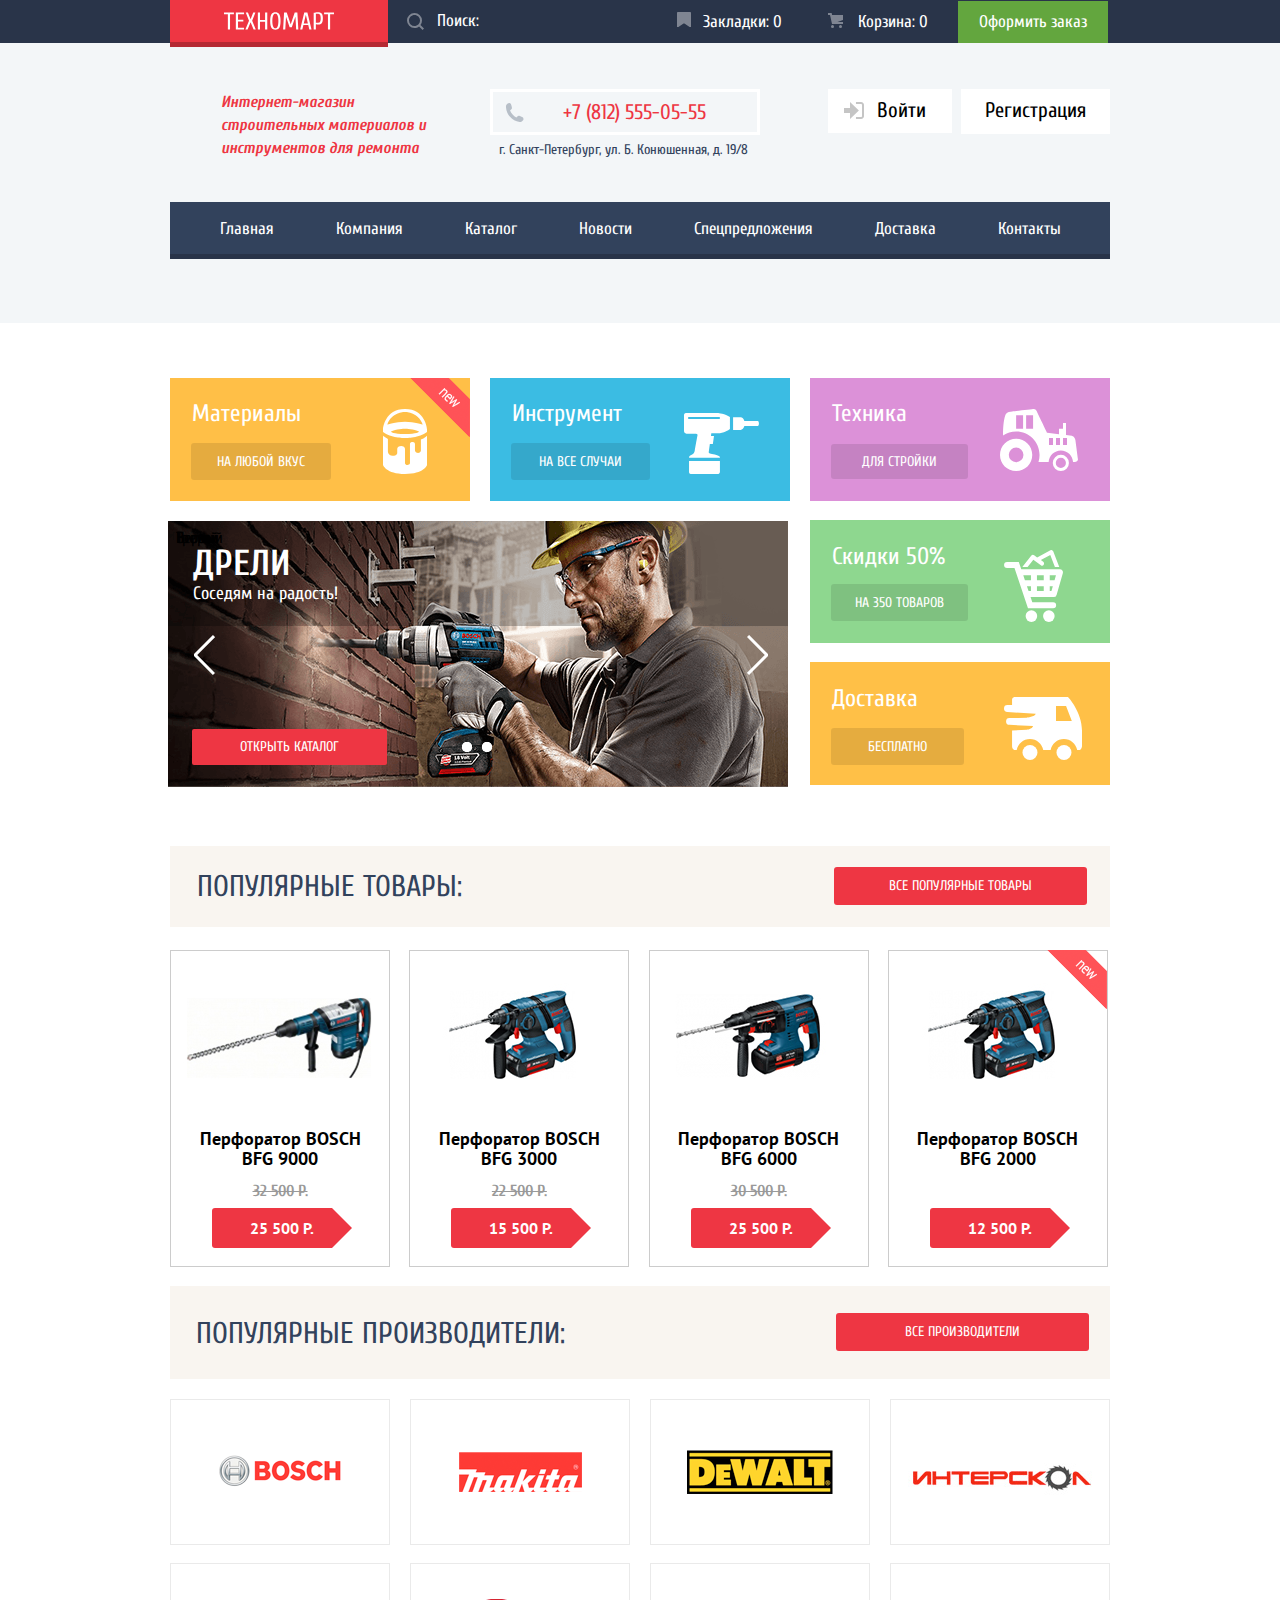
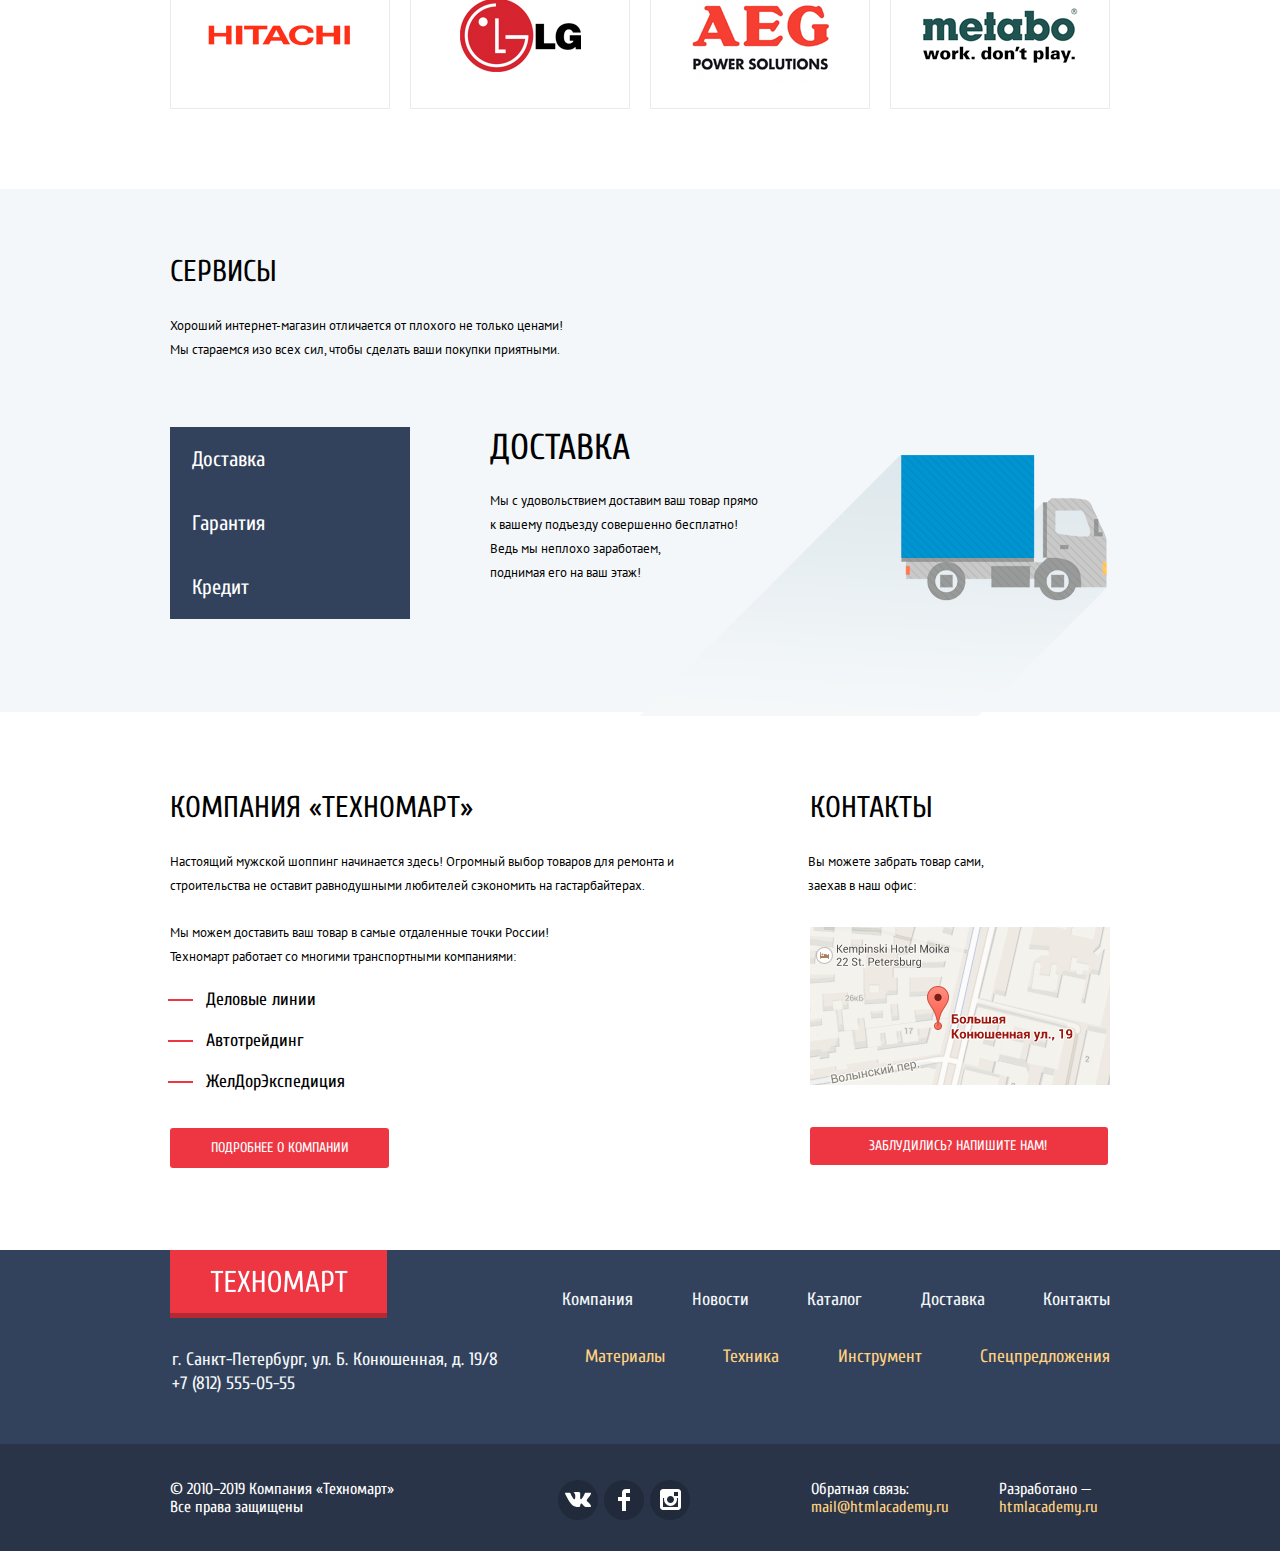
<file: index.html>
<!DOCTYPE html>
<html lang="ru">
<head>
   <title>Техномарт</title>
   <meta charset="UTF-8">
<!--   <link href="css/style.css" rel="stylesheet">-->
   <meta content="telephone=no" name="format-detection">
   <link href="css/normalize.css" rel="stylesheet">
   <link href="css/style.min.css" rel="stylesheet">
   <link href="https://fonts.googleapis.com/css?family=PT+Sans:400,700&display=swap" rel="stylesheet">
   <link href="https://fonts.googleapis.com/css?family=Cuprum:400,400i,700&display=swap" rel="stylesheet">
</head>
<body>
   <header class="header-main">
      <div class="nav">
         <nav class="nav-main">
            <a class="logo"><img alt="Техномарт" height="18" src="img/logo-technomart.svg" width="110"></a>
            <div class="cart-nav">
               <form class="search">
                  <input name="searchid" type="hidden"> <input class="searchs" name="text" placeholder="Поиск:" type="search">
               </form><a class="bookmark-item" href="#">Закладки: 0</a> <a class="cart" href="#">Корзина: 0</a> <a class="order" href="#">Оформить заказ</a>
            </div>
         </nav>
      </div>
      <div class="info-services">
         <section class="info-main">
            <h1>Интернет-магазин строительных материалов и инструментов для ремонта</h1>
            <div class="address">
               <p class="number-main">+7 (812) 555-05-55</p>
               <p class="address-main">г. Санкт-Петербург, ул. Б. Конюшенная, д. 19/8</p>
            </div>
            <ul class="register">
               <li class="come-icon">
                  <a class="icon-login-1" href="#"><img alt="войти" height="17" src="img/icon-login.svg" width="20"></a> <a class="come" href="#">Войти</a>
               </li>
               <li class="register-item">
                  <a href="#">Регистрация</a>
               </li>
            </ul>
         </section>
         <section class="services-main">
            <h2 class="visually-hidden">Навигация</h2>
            <ul class="services-items-main">
               <li class="services-item-main">
                  <a>Главная</a>
               </li>
               <li class="services-item-main">
                  <a href="#">Компания</a>
               </li>
               <li class="services-item-main">
                  <a href="catalog.html">Каталог</a>
               </li>
               <li class="services-item-main">
                  <a href="#">Новости</a>
               </li>
               <li class="services-item-main">
                  <a href="#">Спецпредложения</a>
               </li>
               <li class="services-item-main">
                  <a href="#">Доставка</a>
               </li>
               <li class="services-item-main">
                  <a href="#">Контакты</a>
               </li>
            </ul>
         </section>
      </div>
   </header>
   <main>
      <div class="service">
         <section class="services-item-info">
            <h2 class="visually-hidden">Наши услуги</h2>
            <ul class="services-item">
               <li class="services-items items-1">
                  <p>Материалы</p><a href="#">На любой вкус</a>
               </li>
               <li class="services-items items-2">
                  <p>Инструмент</p><a href="#">На все случаи</a>
               </li>
               <li class="services-items items-3">
                  <p>Техника</p><a href="#">Для стройки</a>
               </li>
            </ul>
            <div class="service-2">
               <ul class="sliders">
                  <li class="slider-items">
                     <input checked class="visually-hidden" id="product-1" name="toggle" type="radio"> <input class="visually-hidden" id="product-7" name="toggle" type="radio"> <input class="visually-hidden" id="product-3" name="toggle" type="radio">
                     <div class="slider-controls">
                        <label class="slider-controls-item slider-controls-item--1" for="product-1">Первый</label> <label class="slider-controls-item slider-controls-item--2" for="product-2">Второй</label> <label class="slider-controls-item slider-controls-item--3" for="product-3">Третий</label>
                     </div>
                     <div class="slider-container">
                        <p class="name-item">Дрели</p>
                        <p class="description-item">Соседям на радость!</p>
                     </div><img alt="Дрели" height="266" src="img/slider1.png" width="620"> <a class="btn-slider" href="#">Открыть каталог</a>
                  </li>
                  <li class="slider-items visually-hidden">
                     <input checked class="visually-hidden" id="product-6" name="toggle" type="radio"> <input class="visually-hidden" id="product-2" name="toggle" type="radio"> <input class="visually-hidden" id="product-5" name="toggle" type="radio">
                     <div class="slider-controls">
                        <label class="slider-controls-item slider-controls-item--1" for="product-1"></label> <label class="slider-controls-item slider-controls-item--2" for="product-2"></label> <label class="slider-controls-item slider-controls-item--3" for="product-3"></label>
                     </div>
                     <div class="slider-container">
                        <p class="name-item">Перфораторы</p>
                        <p class="description-item">Настоящие мужские игрушки</p>
                     </div><img alt="Дрели" height="266" src="img/slider2.png" width="620"> <a class="btn-slider" href="#">Открыть каталог</a>
                  </li>
               </ul>
               <ul class="services-item-2">
                  <li class="services-items items-4">
                     <p>Скидки 50%</p><a href="#">На 350 товаров</a>
                  </li>
                  <li class="services-items items-5">
                     <p>Доставка</p><a href="#">Бесплатно</a>
                  </li>
               </ul>
            </div>
         </section>
         <section>
            <div class="popular-item">
               <h2 class="popular">Популярные товары:</h2><a class="btn-item" href="#">Все популярные товары</a>
            </div>
            <div class="catalog-items">
               <div class="catalog-item">
                  <div class="actions">
                     <a class="buy" href="buy.html">Купить</a> <a class="bookmark" href="#">В закладки</a>
                  </div>
                  <div class="image"><img alt="Перфоратор" height="168" src="img/perforator_1.png" width="218"></div>
                  <div class="title">
                     Перфоратор BOSCH BFG 9000
                  </div>
                  <div class="discount">
                     32 500 Р.
                  </div>
                  <div class="price">
                     25 500 Р.
                  </div>
               </div>
               <div class="catalog-item">
                  <div class="actions">
                     <a class="buy" href="buy.html">Купить</a> <a class="bookmark" href="#">В закладки</a>
                  </div>
                  <div class="image"><img alt="Перфоратор" height="168" src="img/perforator_2.png" width="218"></div>
                  <div class="title">
                     Перфоратор BOSCH BFG 3000
                  </div>
                  <div class="discount">
                     22 500 Р.
                  </div>
                  <div class="price">
                     15 500 Р.
                  </div>
               </div>
               <div class="catalog-item">
                  <div class="actions">
                     <a class="buy" href="buy.html">Купить</a> <a class="bookmark" href="#">В закладки</a>
                  </div>
                  <div class="image"><img alt="Перфоратор" height="168" src="img/perforator_3.png" width="218"></div>
                  <div class="title">
                     Перфоратор BOSCH BFG 6000
                  </div>
                  <div class="discount">
                     30 500 Р.
                  </div>
                  <div class="price">
                     25 500 Р.
                  </div>
               </div>
               <div class="catalog-item new-item">
                  <div class="actions">
                     <a class="buy" href="buy.html">Купить</a> <a class="bookmark" href="#">В закладки</a>
                  </div>
                  <div class="image"><img alt="Перфоратор" height="168" src="img/perforator_4.png" width="218"></div>
                  <div class="title">
                     Перфоратор BOSCH BFG 2000
                  </div>
                  <div class="discount"></div>
                  <div class="price">
                     12 500 Р.
                  </div>
               </div>
            </div>
         </section>
         <section>
            <div class="popular-item-2">
               <h2 class="popular-2">Популярные Производители:</h2><a class="btn-item-2" href="#">Все производители</a>
            </div>
            <ul class="brand-item">
               <li>
                  <a class="brand-items" href="#"><img alt="bosh" height="37" src="img/bosch.png" width="126"></a>
               </li>
               <li>
                  <a class="brand-items" href="#"><img alt="makita" height="40" src="img/makita.png" width="123"></a>
               </li>
               <li>
                  <a class="brand-items" href="#"><img alt="dewalt" height="44" src="img/dewalt.png" width="146"></a>
               </li>
               <li>
                  <a class="brand-items" href="#"><img alt="инрерскол" height="88" src="img/interskol.png" width="200"></a>
               </li>
               <li>
                  <a class="brand-items" href="#"><img alt="hitachi" height="31" src="img/hitachi.png" width="169"></a>
               </li>
               <li>
                  <a class="brand-items" href="#"><img alt="Lg" height="73" src="img/lg.png" width="121"></a>
               </li>
               <li>
                  <a class="brand-items" href="#"><img alt="aeg" height="96" src="img/aeg.png" width="151"></a>
               </li>
               <li>
                  <a class="brand-items" href="#"><img alt="metabo" height="69" src="img/metabo.png" width="204"></a>
               </li>
            </ul>
         </section>
      </div>
      <div class="service-main">
         <section class="services-info">
            <h2 class="visually-hidden">Сервис</h2>
            <p class="services">Сервисы</p>
            <p class="services-info-main">Хороший интернет-магазин отличается от плохого не только ценами! Мы стараемся изо всех сил, чтобы сделать ваши покупки приятными.</p>
            <div class="delivery">
               <div class="info-class">
                  <button class="btn-info">Доставка</button> <button class="btn-info">Гарантия</button> <button class="btn-info">Кредит</button>
               </div>
               <div class="delivery-wrapper">
                  <p class="delivery-info">Доставка</p>
                  <p class="delivery-info-main">Мы с удовольствием доставим ваш товар прямо<br>
                  к вашему подъезду совершенно бесплатно!<br>
                  Ведь мы неплохо заработаем,<br>
                  поднимая его на ваш этаж!</p>
               </div>
               <div class="visually-hidden guarantees-wrapper">
                  <p class="guarantees-info">Гарантия</p>
                  <p class="guarantees-info-main">Если купленный у нас товар поломается или заискрит,<br>
                  а также в случае пожара, спровоцированного его возгаранием, вы всегда можете быть уверены в нашей гарантии. Мы обменяем сгоревший товар на новый.<br>
                  Дом уж восстановите как-нибудь сами.</p>
               </div>
               <div class="visually-hidden credit-wrapper">
                  <p class="credit-info">Кредит</p>
                  <p class="credit-info-main">Залезть в долговую яму стало проще!<br>
                  Кредитные консультанты придут вам на помощь.</p><a class="credit-btn" href="#">Отправить заявку</a>
               </div>
            </div>
         </section>
      </div>
      <div class="contact">
         <section class="company-main">
            <h2 class="visually-hidden">Информация о компании</h2>
            <p class="company-info">КОМПАНИЯ «Техномарт»</p>
            <p class="company-info-main">Настоящий мужской шоппинг начинается здесь! Огромный выбор товаров для ремонта и строительства не оставит равнодушными любителей сэкономить на гастарбайтерах.</p>
            <p class="aboutus">Мы можем доставить ваш товар в самые отдаленные точки России! Техномарт работает со многими транспортными компаниями:</p>
            <ul class="company-item">
               <li class="company-items">Деловые линии</li>
               <li class="company-items">Автотрейдинг</li>
               <li class="company-items">ЖелДорЭкспедиция</li>
            </ul><a class="btn-company" href="#">Подробнее о компании</a>
         </section>
         <section class="contacts-main">
            <h2 class="visually-hidden">Наши контакты</h2>
            <p class="contacts">Контакты</p>
            <p class="contact-main-info">Вы можете забрать товар сами, заехав в наш офис:</p><a class="contacts-button-map" href="https://www.google.com/maps/place/%D0%91%D0%BE%D0%BB%D1%8C%D1%88%D0%B0%D1%8F+%D0%9A%D0%BE%D0%BD%D1%8E%D1%88%D0%B5%D0%BD%D0%BD%D0%B0%D1%8F+%D1%83%D0%BB.,+19%2F8,+%D0%A1%D0%B0%D0%BD%D0%BA%D1%82-%D0%9F%D0%B5%D1%82%D0%B5%D1%80%D0%B1%D1%83%D1%80%D0%B3,+191186/@59.9387192,30.3208587,17z/data=!3m1!4b1!4m5!3m4!1s0x4696310fca145cc1:0x42b32648d8238007!8m2!3d59.9387165!4d30.3230474?hl=ru-RU"><img alt="карта" class="map-contact" height="158" src="img/map.png" width="300"></a><a class="btn-map" href="form.html">Заблудились? Напишите нам!</a>
         </section>
      </div>
   </main>
   <footer>
      <div class="container-footer-main">
         <div class="container-footer">
            <div class="logo-footer">
               <a class="logo-footer-main"><img alt="Техномарт" height="23" src="img/logo-footer.png" width="138"></a>
               <p>г. Санкт-Петербург, ул. Б. Конюшенная, д. 19/8 +7 (812) 555-05-55</p>
            </div>
            <nav class="nav-footer">
               <ul class="services-footer">
                  <li>
                     <a href="#">Компания</a>
                  </li>
                  <li>
                     <a href="#">Новости</a>
                  </li>
                  <li>
                     <a href="catalog.html">Каталог</a>
                  </li>
                  <li>
                     <a href="#">Доставка</a>
                  </li>
                  <li>
                     <a href="#">Контакты</a>
                  </li>
               </ul>
               <ul class="materials-footer">
                  <li>
                     <a href="#">Материалы</a>
                  </li>
                  <li>
                     <a href="#">Техника</a>
                  </li>
                  <li>
                     <a href="#">Инструмент</a>
                  </li>
                  <li>
                     <a href="#">Спецпредложения</a>
                  </li>
               </ul>
            </nav>
         </div>
      </div>
      <div class="info-footer-main">
         <div class="info-footer">
            <p class="comp-footer">© 2010–2019 Компания «Техномарт» Все права защищены</p>
            <ul class="social">
               <li class="social-items">
                  <a class="social-item" href="#"><svg height="15" viewbox="0 0 26 15" width="26" xmlns="http://www.w3.org/2000/svg">
                  <path d="M16.138 11.51c.956-.309 2.18 2.04 3.483 2.939.978.681 1.727.534 1.727.534l3.473-.05s1.815-.112.957-1.554c-.071-.12-.503-1.069-2.585-3.022-2.177-2.043-1.882-1.712.739-5.244 1.597-2.153 2.236-3.468 2.036-4.028-.192-.539-1.365-.399-1.365-.399L20.69.713c-.381.001-.704.119-.851.515-.003.004-.621 1.666-1.445 3.079-1.741 2.989-2.436 3.148-2.724 2.961-.661-.433-.494-1.737-.494-2.664 0-2.897.432-4.105-.846-4.417-.427-.104-.739-.172-1.828-.182-1.392-.021-2.574 0-3.244.329-.445.223-.786.712-.579.74.26.035.843.16 1.155.586.401.552.389 1.789.389 1.789s.229 3.411-.54 3.834c-.528.29-1.25-.302-2.803-3.016-.793-1.388-1.392-2.922-1.392-2.922s-.116-.285-.326-.441c-.25-.185-.6-.244-.6-.244L.848.684S.29.7.085.946c-.182.218-.015.668-.015.668s2.909 6.881 6.203 10.347c3.02 3.182 6.452 2.971 6.452 2.971h1.555s.469-.054.709-.312c.224-.24.214-.691.214-.691s-.031-2.109.935-2.419z" fill="#FFF"></path></svg></a>
               </li>
               <li class="social-items">
                  <a class="social-item" href="#"><svg height="22" viewbox="0 0 12 22" width="12" xmlns="http://www.w3.org/2000/svg">
                  <path d="M12 4V0H8a4 4 0 0 0-4 4v4H0v4h4v10h4V12h4V8H8V4h4z" fill="#FFF"></path></svg></a>
               </li>
               <li class="social-items">
                  <a class="social-item" href="#"><svg height="21" viewbox="0 0 21 21" width="21" xmlns="http://www.w3.org/2000/svg">
                  <path d="M18 0H3C1.35 0 0 1.35 0 3v15c0 1.65 1.35 3 3 3h15c1.65 0 3-1.35 3-3V3c0-1.65-1.35-3-3-3zm-7.5 7c1.93 0 3.5 1.57 3.5 3.5S12.43 14 10.5 14 7 12.43 7 10.5 8.57 7 10.5 7zM18 18H3V9h1.181A6.504 6.504 0 0 0 4 10.5a6.5 6.5 0 1 0 13 0 6.45 6.45 0 0 0-.181-1.5H18v9zm0-11h-4V3h4v4z" fill="#FFF"></path></svg></a>
               </li>
            </ul>
            <p class="connection"><b>Обратная связь:</b> <a class="mail-footer" href="#">mail@htmlacademy.ru</a></p>
            <p class="developed"><b>Разработано —</b> <a class="cite-class" href="https://htmlacademy.ru/intensive/htmlcss">htmlacademy.ru</a></p>
         </div>
      </div>
   </footer>
   <section class="modal modal-login">
      <h2 class="visually-hidden">Форма</h2>
      <form action="https://echo.htmlacademy.ru" method="post">
         <div class="info-modal">
            <p class="name-modal"><label class="" for="user-name">Ваше имя:</label> <input class="you-name" id="user-name" name="name" placeholder="Имя Фамилия" type="text" value=""></p>
            <p class="mail-modal"><label class="" for="user-mail">Ваш e-mail:</label> <input class="you-mail" id="user-mail" name="name" placeholder="email@example.com" type="text" value=""></p>
         </div>
         <div>
            <p class="text-modal"><label class="" for="user-text">Текст письма:</label> 
            <textarea class="you-text" id="user-text">В свободной форме</textarea></p>
         </div><button class="btn-modal" type="submit">Отправить</button> <button class="modal-close" type="button">Закрыть</button>
      </form>
   </section>
   <section class="modal modal-map">
      <h2 class="visually-hidden">Карта</h2><iframe allowfullscreen height="476" src="https://www.google.com/maps/embed?pb=!1m18!1m12!1m3!1d1998.6037999040354!2d30.322010416394033!3d59.938716271971415!2m3!1f0!2f0!3f0!3m2!1i1024!2i768!4f13.1!3m3!1m2!1s0x4696310fca5ba729%3A0xea9c53d4493c879f!2sBolshaya+Konyushennaya+ul.%2C+19%2C+Sankt-Peterburg%2C+Russia%2C+191186!5e0!3m2!1sen!2s!4v1441888483426" width="970"></iframe> <img alt="карта" height="476" src="img/modal-map.png" width="970"> <button class="modal-close-map" type="button">Закрыть</button>
   </section>
   <script src="js/min-popup.js">
   </script>
</body>
</html>
</file>
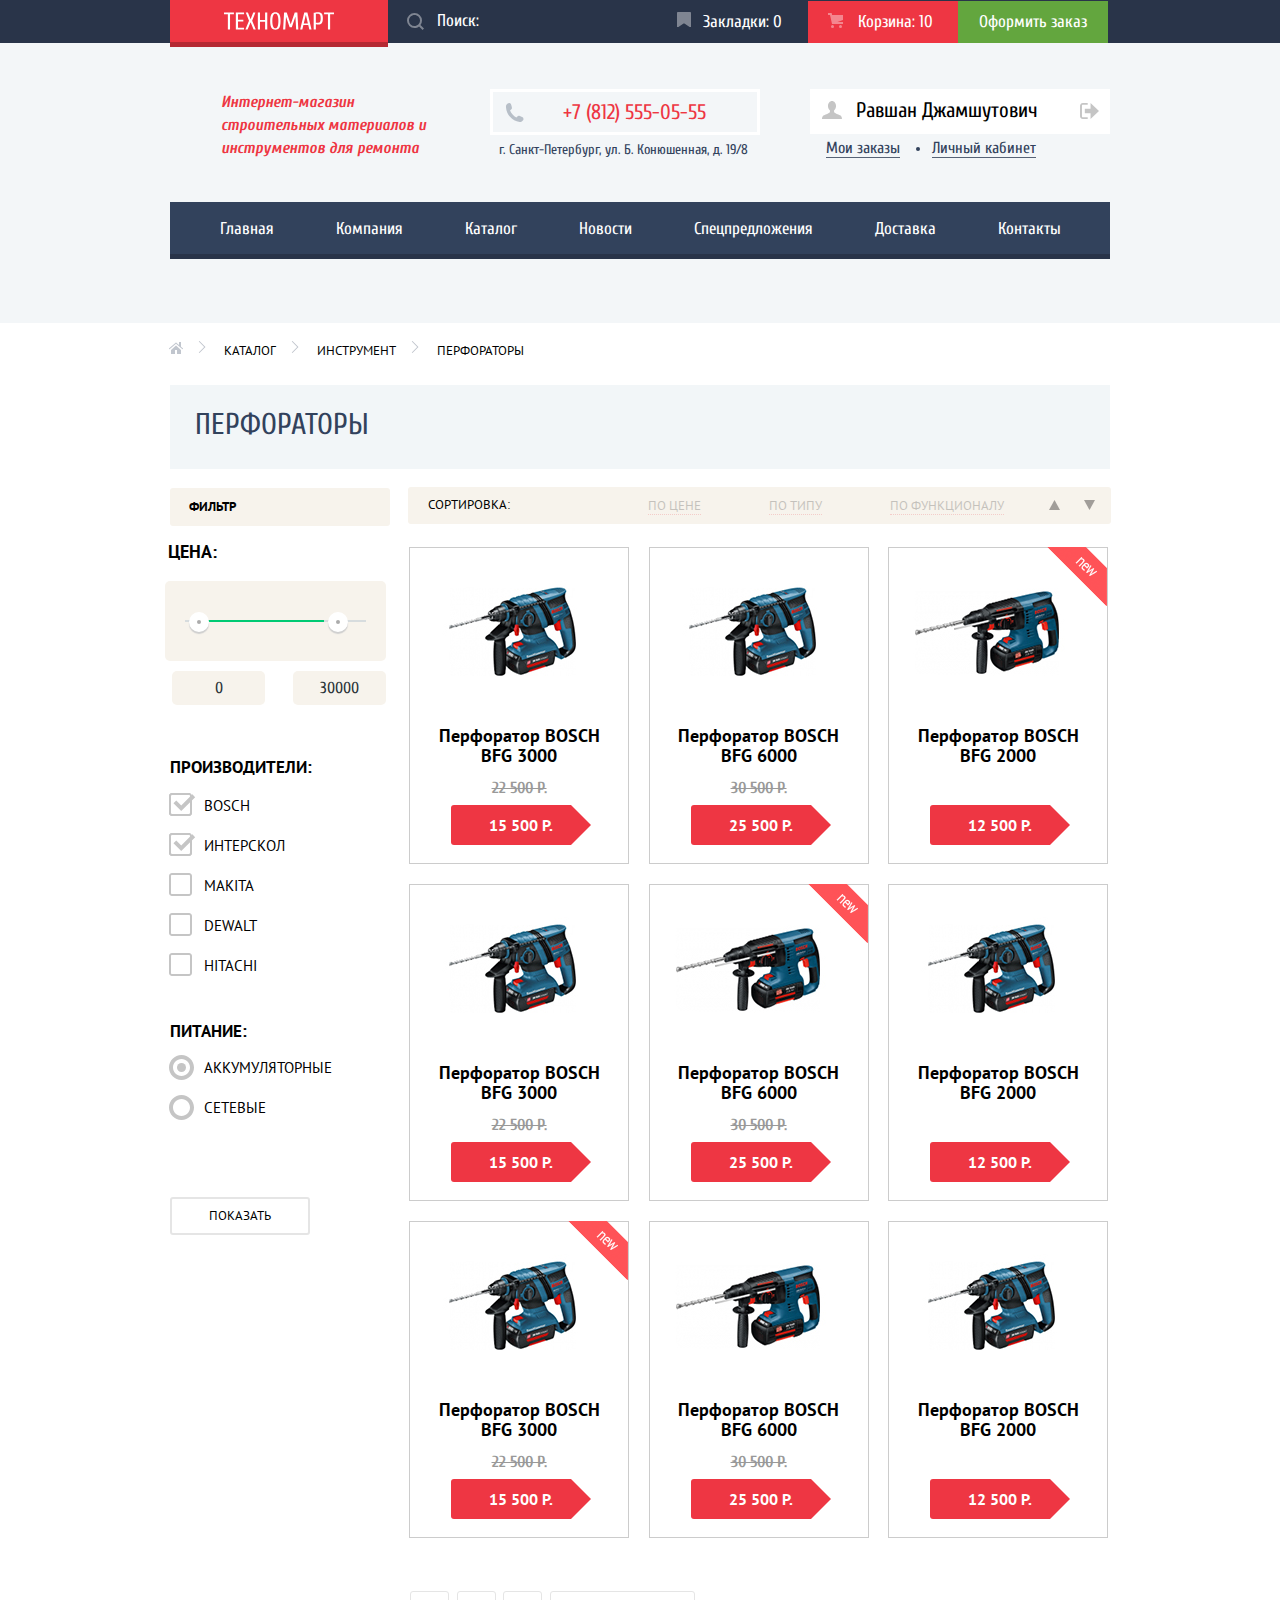
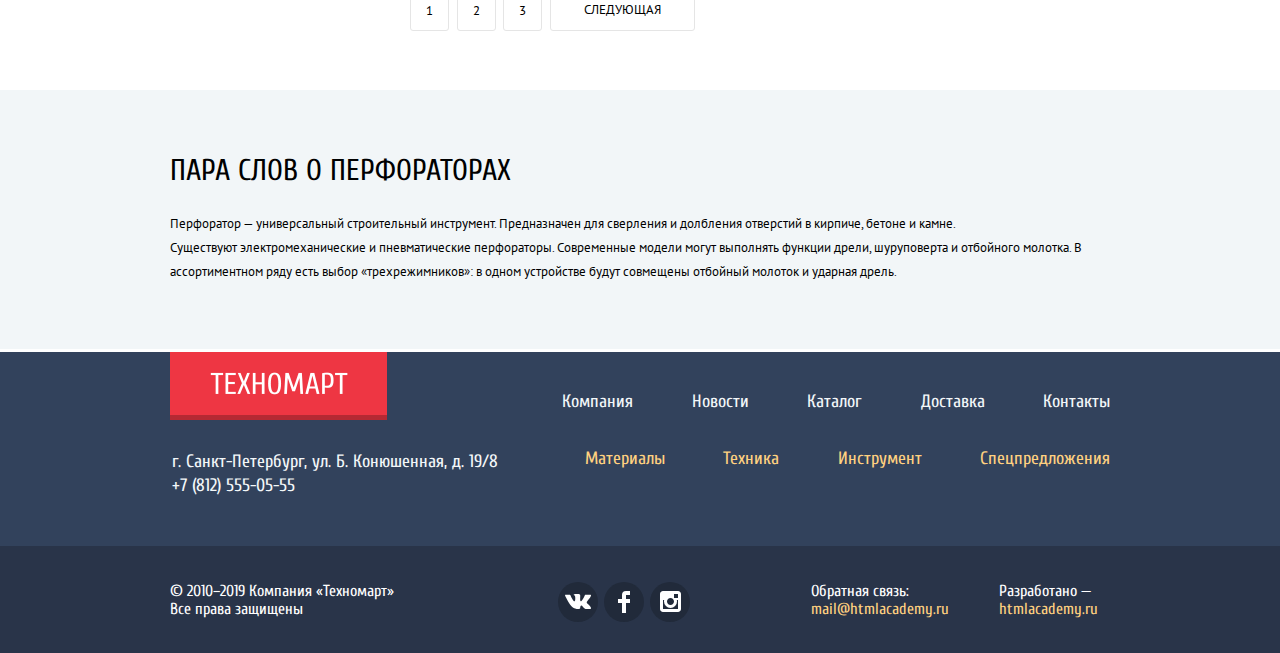
<file: catalog.html>
<!DOCTYPE html>
<html lang="ru">
<head>
   <title>Техномарт</title>
   <meta charset="UTF-8">
<!--   <link href="css/style.css" rel="stylesheet">-->
   <meta content="telephone=no" name="format-detection">
   <link href="css/normalize.css" rel="stylesheet">
   <link href="css/style.min.css" rel="stylesheet">
   <link href="https://fonts.googleapis.com/css?family=PT+Sans:400,700&display=swap" rel="stylesheet">
   <link href="https://fonts.googleapis.com/css?family=Cuprum:400,400i,700&display=swap" rel="stylesheet">
</head>
<body>
   <header class="header-main">
      <div class="nav">
         <nav class="nav-main">
            <a class="logo" href="index.html"><img alt="Техномарт" height="18" src="img/logo-technomart.svg" width="110"></a>
            <div class="cart-nav">
               <form class="search">
                  <input name="searchid" type="hidden"> <input class="searchs" name="text" placeholder="Поиск:" type="search">
               </form><a class="bookmark-item contacts-button" href="#">Закладки: 0</a> <a class="cart basket" href="#">Корзина: 10</a> <a class="order" href="#">Оформить заказ</a>
            </div>
         </nav>
      </div>
      <div class="info-services">
         <section class="info-main info-main-catalog">
            <h1>Интернет-магазин строительных материалов и инструментов для ремонта</h1>
            <div class="address">
               <p class="number-main">+7 (812) 555-05-55</p>
               <p class="address-main">г. Санкт-Петербург, ул. Б. Конюшенная, д. 19/8</p>
            </div>
            <div class="name-login">
               <ul class="exit-main">
                  <li>
                     <a class="name-main" href="#">Равшан Джамшутович</a>
                  </li>
                  <li>
                     <a class="login-icon" href="#"><img alt="выход" height="17" src="img/icon-logout.svg" width="20"></a>
                  </li>
               </ul>
               <ul class="login">
                  <li>
                     <a href="#">Мои заказы</a>
                  </li>
                  <li>
                     <a href="#">Личный кабинет</a>
                  </li>
               </ul>
            </div>
         </section>
         <section class="services-main">
            <h2 class="visually-hidden">Навигация</h2>
            <ul class="services-items-main">
               <li class="services-item-main">
                  <a href="index.html">Главная</a>
               </li>
               <li class="services-item-main">
                  <a href="#">Компания</a>
               </li>
               <li class="services-item-main">
                  <a>Каталог</a>
               </li>
               <li class="services-item-main">
                  <a href="#">Новости</a>
               </li>
               <li class="services-item-main">
                  <a href="#">Спецпредложения</a>
               </li>
               <li class="services-item-main">
                  <a href="#">Доставка</a>
               </li>
               <li class="services-item-main">
                  <a href="#">Контакты</a>
               </li>
            </ul>
         </section>
      </div>
   </header>
   <main>
      <section class="catalog-main">
         <h2 class="visually-hidden">Каталог</h2>
         <ul class="catalog">
            <li>
               <a href="#">Каталог</a>
            </li>
            <li>
               <a href="#">Инструмент</a>
            </li>
            <li>
               <a>Перфораторы</a>
            </li>
         </ul>
      </section>
      <div class="perforator-main-info">
         <h2 class="perforator-main">Перфораторы</h2>
      </div>
      <div class="items-main">
         <section class="filters-form">
            <h2 class="filter-form">Фильтр</h2>
            <form action="https://echo.htmlacademy.ru" class="filter" method="get">
               <fieldset class="filter-item">
                  <legend class="price-filter">Цена:</legend>
                  <div class="range-filter">
                     <div class="range-controls">
                        <div class="scale">
                           <div class="bar"></div>
                        </div>
                        <div class="toggle toggle-min"></div>
                        <div class="toggle toggle-max"></div>
                     </div>
                     <div class="price-controls">
                        <label class="min-price"><input name="min-price" type="text" value="0"></label> <label class="max-price"><input name="max-price" type="text" value="30000"></label>
                     </div>
                  </div>
               </fieldset>
               <fieldset>
                  <legend class="manufacturers-filter">Производители:</legend>
                  <ul class="filter-item">
                     <li class="filter-option"><input checked class="visually-hidden filter-input filter-input-checkbox" id="filter-bosh" name="bosh" type="checkbox"> <label for="filter-bosh">Bosch</label></li>
                     <li class="filter-option"><input checked class="visually-hidden filter-input filter-input-checkbox" id="filter-interskol" name="interskol" type="checkbox"> <label for="filter-interskol">Интерскол</label></li>
                     <li class="filter-option"><input class="visually-hidden filter-input filter-input-checkbox" id="filter-makita" name="makita" type="checkbox"> <label for="filter-makita">Makita</label></li>
                     <li class="filter-option"><input class="visually-hidden filter-input filter-input-checkbox" id="filter-dewalt" name="dewalt" type="checkbox"> <label for="filter-dewalt">DeWalt</label></li>
                     <li class="filter-option"><input class="visually-hidden filter-input filter-input-checkbox" id="filter-hitachi" name="hitachi" type="checkbox"> <label for="filter-hitachi">Hitachi</label></li>
                  </ul>
               </fieldset>
               <fieldset>
                  <legend class="nutrition-filter">Питание:</legend>
                  <ul class="filter-item">
                     <li class="filter-option"><input checked class="visually-hidden filter-input-radio" id="filter-battery" name="product-group" type="radio" value="batterys"> <label for="filter-battery">Аккумуляторные</label></li>
                     <li class="filter-option"><input class="visually-hidden filter-input-radio" id="filter-network" name="product-group" type="radio" value="networks"> <label for="filter-network">Сетевые</label></li>
                  </ul>
               </fieldset><button class="btn-filter" type="submit">Показать</button>
            </form>
         </section>
         <section class="product-main">
            <h2 class="visually-hidden">Товар</h2>
            <div class="type">
               <p>Сортировка:</p>
               <ul class="price-item">
                  <li>
                     <a href="#">По цене</a>
                  </li>
                  <li>
                     <a href="#">По типу</a>
                  </li>
                  <li>
                     <a href="#">По функционалу</a>
                  </li>
               </ul>
               <ul class="icon-items">
                  <li>
                     <a href="#"><img alt="up" height="10" src="img/icon-up-dir.svg" width="11"></a>
                  </li>
                  <li>
                     <a href="#"><img alt="down" height="10" src="img/icon-down-dir.svg" width="11"></a>
                  </li>
               </ul>
            </div>
            <div class="catalog-items-catalog">
               <div class="catalog-item-catalog">
                  <div class="actions">
                     <a class="buy" href="buy.html">Купить</a> <a class="bookmark" href="#">В закладки</a>
                  </div>
                  <div class="image"><img alt="Перфоратор" height="168" src="img/perforator_2.png" width="218"></div>
                  <div class="title">
                     Перфоратор BOSCH BFG 3000
                  </div>
                  <div class="discount">
                     22 500 Р.
                  </div>
                  <div class="price">
                     15 500 Р.
                  </div>
               </div>
               <div class="catalog-item-catalog">
                  <div class="actions">
                     <a class="buy" href="buy.html">Купить</a> <a class="bookmark" href="#">В закладки</a>
                  </div>
                  <div class="image"><img alt="Перфоратор" height="168" src="img/perforator_2.png" width="218"></div>
                  <div class="title">
                     Перфоратор BOSCH BFG 6000
                  </div>
                  <div class="discount">
                     30 500 Р.
                  </div>
                  <div class="price">
                     25 500 Р.
                  </div>
               </div>
               <div class="catalog-item-catalog new-item">
                  <div class="actions">
                     <a class="buy" href="buy.html">Купить</a> <a class="bookmark" href="#">В закладки</a>
                  </div>
                  <div class="image"><img alt="Перфоратор" height="168" src="img/perforator_3.png" width="218"></div>
                  <div class="title">
                     Перфоратор BOSCH BFG 2000
                  </div>
                  <div class="discount"></div>
                  <div class="price">
                     12 500 Р.
                  </div>
               </div>
               <div class="catalog-item-catalog">
                  <div class="actions">
                     <a class="buy" href="buy.html">Купить</a> <a class="bookmark" href="#">В закладки</a>
                  </div>
                  <div class="image"><img alt="Перфоратор" height="168" src="img/perforator_4.png" width="218"></div>
                  <div class="title">
                     Перфоратор BOSCH BFG 3000
                  </div>
                  <div class="discount">
                     22 500 Р.
                  </div>
                  <div class="price">
                     15 500 Р.
                  </div>
               </div>
               <div class="catalog-item-catalog new-item">
                  <div class="actions">
                     <a class="buy" href="buy.html">Купить</a> <a class="bookmark" href="#">В закладки</a>
                  </div>
                  <div class="image"><img alt="Перфоратор" height="168" src="img/perforator_3.png" width="218"></div>
                  <div class="title">
                     Перфоратор BOSCH BFG 6000
                  </div>
                  <div class="discount">
                     30 500 Р.
                  </div>
                  <div class="price">
                     25 500 Р.
                  </div>
               </div>
               <div class="catalog-item-catalog">
                  <div class="actions">
                     <a class="buy" href="buy.html">Купить</a> <a class="bookmark" href="#">В закладки</a>
                  </div>
                  <div class="image"><img alt="Перфоратор" height="168" src="img/perforator_4.png" width="218"></div>
                  <div class="title">
                     Перфоратор BOSCH BFG 2000
                  </div>
                  <div class="discount"></div>
                  <div class="price">
                     12 500 Р.
                  </div>
               </div>
               <div class="catalog-item-catalog new-item">
                  <div class="actions">
                     <a class="buy" href="buy.html">Купить</a> <a class="bookmark" href="#">В закладки</a>
                  </div>
                  <div class="image"><img alt="Перфоратор" height="168" src="img/perforator_4.png" width="218"></div>
                  <div class="title">
                     Перфоратор BOSCH BFG 3000
                  </div>
                  <div class="discount">
                     22 500 Р.
                  </div>
                  <div class="price">
                     15 500 Р.
                  </div>
               </div>
               <div class="catalog-item-catalog">
                  <div class="actions">
                     <a class="buy" href="buy.html">Купить</a> <a class="bookmark" href="#">В закладки</a>
                  </div>
                  <div class="image"><img alt="Перфоратор" height="168" src="img/perforator_3.png" width="218"></div>
                  <div class="title">
                     Перфоратор BOSCH BFG 6000
                  </div>
                  <div class="discount">
                     30 500 Р.
                  </div>
                  <div class="price">
                     25 500 Р.
                  </div>
               </div>
               <div class="catalog-item-catalog">
                  <div class="actions">
                     <a class="buy" href="buy.html">Купить</a> <a class="bookmark" href="#">В закладки</a>
                  </div>
                  <div class="image"><img alt="Перфоратор" height="168" src="img/perforator_4.png" width="218"></div>
                  <div class="title">
                     Перфоратор BOSCH BFG 2000
                  </div>
                  <div class="discount"></div>
                  <div class="price">
                     12 500 Р.
                  </div>
               </div>
            </div>
            <ul class="pages">
               <li class="pages-items">
                  <a>1</a>
               </li>
               <li class="pages-items">
                  <a href="#">2</a>
               </li>
               <li class="pages-items">
                  <a href="#">3</a>
               </li>
               <li class="pages-items page">
                  <a href="#">Следующая</a>
               </li>
            </ul>
         </section>
      </div>
      <div class="information-info-main">
         <section class="information-main">
            <h2 class="visually-hidden">Перфораторы</h2>
            <p class="information">ПАРА СЛОВ О ПЕРФОРАТОРАХ</p>
            <p class="information-info">Перфоратор — универсальный строительный инструмент. Предназначен для сверления и долбления отверстий в кирпиче, бетоне и камне.<br>
            Существуют электромеханические и пневматические перфораторы. Современные модели могут выполнять функции дрели, шуруповерта и отбойного молотка. В ассортиментном ряду есть выбор «трехрежимников»: в одном устройстве будут совмещены отбойный молоток и ударная дрель.</p>
         </section>
      </div>
   </main>
   <footer>
      <div class="container-footer-main-catalog">
         <div class="container-footer">
            <div class="logo-footer">
               <a class="logo-footer-main" href="index.html"><img alt="Техномарт" height="23" src="img/logo-footer.png" width="138"></a>
               <p>г. Санкт-Петербург, ул. Б. Конюшенная, д. 19/8 +7 (812) 555-05-55</p>
            </div>
            <nav class="nav-footer">
               <ul class="services-footer">
                  <li>
                     <a href="#">Компания</a>
                  </li>
                  <li>
                     <a href="#">Новости</a>
                  </li>
                  <li>
                     <a>Каталог</a>
                  </li>
                  <li>
                     <a href="#">Доставка</a>
                  </li>
                  <li>
                     <a href="#">Контакты</a>
                  </li>
               </ul>
               <ul class="materials-footer">
                  <li>
                     <a href="#">Материалы</a>
                  </li>
                  <li>
                     <a href="#">Техника</a>
                  </li>
                  <li>
                     <a href="#">Инструмент</a>
                  </li>
                  <li>
                     <a href="#">Спецпредложения</a>
                  </li>
               </ul>
            </nav>
         </div>
      </div>
      <div class="info-footer-main">
         <div class="info-footer">
            <p class="comp-footer">© 2010–2019 Компания «Техномарт» Все права защищены</p>
            <ul class="social">
               <li class="social-items">
                  <a class="social-item" href="#"><svg height="15" viewbox="0 0 26 15" width="26" xmlns="http://www.w3.org/2000/svg">
                  <path d="M16.138 11.51c.956-.309 2.18 2.04 3.483 2.939.978.681 1.727.534 1.727.534l3.473-.05s1.815-.112.957-1.554c-.071-.12-.503-1.069-2.585-3.022-2.177-2.043-1.882-1.712.739-5.244 1.597-2.153 2.236-3.468 2.036-4.028-.192-.539-1.365-.399-1.365-.399L20.69.713c-.381.001-.704.119-.851.515-.003.004-.621 1.666-1.445 3.079-1.741 2.989-2.436 3.148-2.724 2.961-.661-.433-.494-1.737-.494-2.664 0-2.897.432-4.105-.846-4.417-.427-.104-.739-.172-1.828-.182-1.392-.021-2.574 0-3.244.329-.445.223-.786.712-.579.74.26.035.843.16 1.155.586.401.552.389 1.789.389 1.789s.229 3.411-.54 3.834c-.528.29-1.25-.302-2.803-3.016-.793-1.388-1.392-2.922-1.392-2.922s-.116-.285-.326-.441c-.25-.185-.6-.244-.6-.244L.848.684S.29.7.085.946c-.182.218-.015.668-.015.668s2.909 6.881 6.203 10.347c3.02 3.182 6.452 2.971 6.452 2.971h1.555s.469-.054.709-.312c.224-.24.214-.691.214-.691s-.031-2.109.935-2.419z" fill="#FFF"></path></svg></a>
               </li>
               <li class="social-items">
                  <a class="social-item" href="#"><svg height="22" viewbox="0 0 12 22" width="12" xmlns="http://www.w3.org/2000/svg">
                  <path d="M12 4V0H8a4 4 0 0 0-4 4v4H0v4h4v10h4V12h4V8H8V4h4z" fill="#FFF"></path></svg></a>
               </li>
               <li class="social-items">
                  <a class="social-item" href="#"><svg height="21" viewbox="0 0 21 21" width="21" xmlns="http://www.w3.org/2000/svg">
                  <path d="M18 0H3C1.35 0 0 1.35 0 3v15c0 1.65 1.35 3 3 3h15c1.65 0 3-1.35 3-3V3c0-1.65-1.35-3-3-3zm-7.5 7c1.93 0 3.5 1.57 3.5 3.5S12.43 14 10.5 14 7 12.43 7 10.5 8.57 7 10.5 7zM18 18H3V9h1.181A6.504 6.504 0 0 0 4 10.5a6.5 6.5 0 1 0 13 0 6.45 6.45 0 0 0-.181-1.5H18v9zm0-11h-4V3h4v4z" fill="#FFF"></path></svg></a>
               </li>
            </ul>
            <p class="connection"><b>Обратная связь:</b> <a class="mail-footer" href="#">mail@htmlacademy.ru</a></p>
            <p class="developed"><b>Разработано —</b> <a class="cite-class" href="https://htmlacademy.ru/intensive/htmlcss">htmlacademy.ru</a></p>
         </div>
      </div>
   </footer>
   <section class="modal modal-basket">
      <h2 class="visually-hidden">Форма корзины</h2>
      <p>Товар добавлен в корзину!</p>
      <div class="orders-modal">
         <a class="btn btn-order-modal" href="#">Оформить заказ</a> <a class="btn-basket" href="#">Продолжить покупки</a>
      </div><button class="modal-close" type="button">Закрыть</button>
   </section>
   <script src="js/min-popup.js">
   </script>
</body>
</html>
</file>
<file: css/style.css>
body, html {
   margin: 0;
   font-family: 'Cuprum', Arial, sans-serif;
   background-color: #ffffff;
   font-size: 16px;
   line-height: 18px;
}
a {
   text-decoration: none;
}
img {
   max-width: 100%;
   height: auto;
}
.visually-hidden:not(:focus):not(:active), input[type='checkbox'].visually-hidden, input[type='radio'].visually-hidden {
   position: absolute;
   width: 1px;
   height: 1px;
   margin: -1px;
   border: 0;
   padding: 0;
   white-space: nowrap;
   -webkit-clip-path: inset(100%);
   clip-path: inset(100%);
   clip: rect(0 0 0 0);
   overflow: hidden;
}
.logo {
   -webkit-box-pack: center;
   -ms-flex-pack: center;
   justify-content: center;
   text-align: center;
   display: -webkit-box;
   display: -ms-flexbox;
   display: flex;
   width: 223px;
   height: 46px;
   background-color: #ee3643;
   border-bottom: 5px solid #b52933;
}
.logo img {
   padding-top: 16px;
   width: 110px;
   height: 18px;
}
.logo:hover, .logo:focus {
   background-color: #ca2c37;
}
.logo:active {
   background-color: #ba2732;
}
.search {
   margin-left: -39px;
   width: 270px;
   display: -webkit-box;
   display: -ms-flexbox;
   display: flex;
   position: relative;
}
input[type='search']::-webkit-input-placeholder {
   color: #fff;
   font-size: 17px;
}
input[type='search']:-ms-input-placeholder {
   color: #fff;
   font-size: 17px;
}
input[type='search']::-ms-input-placeholder {
   color: #fff;
   font-size: 17px;
}
input[type='search']::placeholder {
   color: #fff;
   font-size: 17px;
}
.search::after {
   content: '';
   position: absolute;
   top: 12px;
   left: 19px;
   width: 19px;
   height: 20px;
   background-repeat: no-repeat;
   background-position: 0 0;
   background-image: url('../img/icon-search.svg');
   opacity: 0.4;
}
.search input {
   position: relative;
   border: none;
   width: 270px;
   padding-top: 0px;
   padding-left: 49px;
   color: #fff;
   font-size: 17px;
   font-family: 'Cuprum', Arial, sans-serif;
   background-color: #293449;
   position: relative;
}
.bookmark-item {
   -webkit-box-sizing: border-box;
   box-sizing: border-box;
   padding-left: 19px;
   position: relative;
}
.bookmark-item::after {
   content: '';
   position: absolute;
   top: 11px;
   left: 19px;
   width: 15px;
   height: 15px;
   background-repeat: no-repeat;
   background-position: 0 0;
   background-image: url('../img/icon-bookmark.svg');
   opacity: 0.4;
}
.cart {
   -webkit-box-sizing: border-box;
   box-sizing: border-box;
   padding-left: 20px;
   position: relative;
   font-family: 'Cuprum', sans-serif;
}
.cart::after {
   content: '';
   position: absolute;
   top: 12px;
   left: 20px;
   width: 15px;
   height: 15px;
   background-repeat: no-repeat;
   background-position: 0 0;
   background-image: url('../img/icon-cart.svg');
   opacity: 0.4;
}
.nav {
   background-color: #293449;
}
.nav-main {
   width: 940px;
   margin-left: auto;
   margin-right: auto;
   padding-left: 10px;
   padding-right: 10px;
   height: 43px;
   display: -webkit-box;
   display: -ms-flexbox;
   display: flex;
   -webkit-box-align: center;
   -ms-flex-align: center;
   align-items: center;
   background-color: #293449;
}
.info-services {
   background-color: #f3f6f8;
   height: 280px;
}
.cart-nav a {
   display: -webkit-box;
   display: -ms-flexbox;
   display: flex;
   -webkit-box-pack: center;
   -ms-flex-pack: center;
   justify-content: center;
   -webkit-box-align: center;
   -ms-flex-align: center;
   align-items: center;
   width: 150px;
   height: 42px;
   font-family: 'Cuprum', sans-serif;
}
.cart-nav {
   -webkit-box-pack: center;
   -ms-flex-pack: center;
   justify-content: center;
   display: -webkit-box;
   display: -ms-flexbox;
   display: flex;
   margin-left: 37px;
   width: 700px;
}
.cart-nav a:hover, .cart-nav a:focus {
   background-color: #212a3a;
}
.nav-main a {
   font-weight: 400;
   font-size: 17px;
   line-height: 18px;
   color: #ffffff;
   font-family: 'Cuprum', sans-serif;
}
.info-main {
   width: 940px;
   margin-left: auto;
   margin-right: auto;
   padding-left: 10px;
   padding-right: 10px;
   display: -webkit-box;
   display: -ms-flexbox;
   display: flex;
   -ms-flex-wrap: wrap;
   flex-wrap: wrap;
   padding-top: 46px;
   margin-bottom: 40px;
   -webkit-box-pack: justify;
   -ms-flex-pack: justify;
   justify-content: space-between;
   -webkit-box-align: start;
   -ms-flex-align: start;
   align-items: start;
}
.info-main-catalog {
   margin-bottom: 13px;
}
.info-main h1 {
   width: 300px;
   margin: 0;
   -ms-flex-wrap: wrap;
   flex-wrap: wrap;
   -webkit-box-sizing: border-box;
   box-sizing: border-box;
   padding-top: 2px;
   padding-left: 51px;
   padding-right: 32px;
   font-size: 16px;
   line-height: 23px;
   color: #ee3643;
   font-style: italic;
   font-family: 'Cuprum', sans-serif;
}
.address {
   width: 300px;
}
.address-main {
   margin: 0;
   padding-left: 9px;
   font-size: 14px;
   line-height: 24px;
   color: #32425c;
}
.number-main p {
   position: relative;
   margin: 0;
   padding: 0;
}
.number-main {
   margin: 0;
   padding-left: 18px;
   margin-bottom: 3px;
   position: relative;
   display: -webkit-box;
   display: -ms-flexbox;
   display: flex;
   -webkit-box-align: center;
   -ms-flex-align: center;
   align-items: center;
   -webkit-box-pack: center;
   -ms-flex-pack: center;
   justify-content: center;
   text-align: center;
   width: 246px;
   height: 40px;
   font-size: 21px;
   line-height: 21px;
   color: #ee3643;
   border: 3px solid #ffffff;
}
.number-main::before {
   content: '';
   position: absolute;
   left: 12px;
   width: 19px;
   height: 19px;
   background-image: url('../img/icon-phone.svg');
}
.register {
   width: 300px;
   margin: 0;
   display: -webkit-box;
   display: -ms-flexbox;
   display: flex;
   -webkit-box-pack: justify;
   -ms-flex-pack: justify;
   justify-content: space-between;
   padding: 0;
}
.register a {
   color: #000000;
   font-family: 'Cuprum', Arial, sans-serif;
}
.come {
   padding-left: 13px;
   font-family: 'Cuprum', Arial, sans-serif;
}
.register li {
   font-family: 'Cuprum', Arial, sans-serif;
   font-size: 21px;
   line-height: 21px;
   display: -webkit-box;
   display: -ms-flexbox;
   display: flex;
   -webkit-box-pack: center;
   -ms-flex-pack: center;
   justify-content: center;
   background-color: #ffffff;
}
.register a:focus, .register a:hover {
   color: red;
}
.register a:active {
   color: #000000;
   opacity: 0.5;
}
.register-item {
   height: 23px;
   padding: 11px 24px;
}
.register-item a {
   font-family: 'Cuprum', Arial, sans-serif;
}
.come-icon {
   /*   width: 133px;*/
   height: 44px;
   -webkit-box-sizing: border-box;
   box-sizing: border-box;
   /*   padding-top: 11px;*/
   padding: 11px 26px;
   margin-left: 18px;
   padding-left: 6px;
}
.icon-login-1 {
   padding-top: 2px;
   padding-left: 10px;
}
.name-login {
   display: block;
   width: 300px;
   margin: 0;
   margin-top: 0px;
   margin-bottom: 32px;
}
.name-main {
   font-size: 21px;
   line-height: 21px;
   -webkit-box-sizing: border-box;
   box-sizing: border-box;
   padding-left: 46px;
   padding-top: 0px;
   margin-top: -3px;
}
.exit-main {
   position: relative;
   width: 300px;
   margin: 0;
   margin-bottom: 5px;
   display: -webkit-box;
   display: -ms-flexbox;
   display: flex;
   -webkit-box-pack: justify;
   -ms-flex-pack: justify;
   justify-content: space-between;
   padding: 11px 0px;
   background-color: #ffffff;
}
.exit-main li {
   padding-top: 3px;
   padding-right: 11px;
   list-style: none;
}
.exit-main a {
   display: block;
   color: #000000;
}
.exit-main::before {
   content: '';
   position: absolute;
   width: 20px;
   height: 18px;
   top: 12px;
   left: 12px;
   background-image: url('../img/icon-user.svg');
}
.services-main a {
   color: #ffffff;
}
.services-main a:hover, .services-main a:focus {
   background-color: #293449;
}
.services-item-main a {
   display: block;
   padding: 18px 28px 17px;
   font-size: 17px;
   line-height: 17px;
   font-weight: 400;
}
.services-items-main {
   -ms-flex-line-pack: center;
   align-content: center;
   -webkit-box-align: center;
   -ms-flex-align: center;
   align-items: center;
   margin: 0;
   padding: 0;
   display: -webkit-box;
   display: -ms-flexbox;
   display: flex;
   -ms-flex-wrap: wrap;
   flex-wrap: wrap;
   -webkit-box-pack: center;
   -ms-flex-pack: center;
   justify-content: center;
}
.service-2 {
   padding: 0;
   margin: 0;
   margin-bottom: 17px;
   margin-top: 10px;
   -webkit-box-pack: justify;
   -ms-flex-pack: justify;
   justify-content: space-between;
   display: -webkit-box;
   display: -ms-flexbox;
   display: flex;
}
.services-main {
   width: 940px;
   margin-left: auto;
   margin-right: auto;
   font-size: 17px;
   line-height: 17px;
   background-color: #32425c;
   color: #ffffff;
   border-bottom: 5px solid #293449;
}
.services-main li {
   list-style: none;
   padding: 0px 3px;
}
.service {
   width: 940px;
   margin-top: 55px;
   margin-left: auto;
   margin-right: auto;
   padding-left: 10px;
   padding-right: 10px;
   margin-bottom: 62px;
}
.services-item {
   padding-left: 0;
   margin: 0;
   -webkit-box-pack: justify;
   -ms-flex-pack: justify;
   justify-content: space-between;
   display: -webkit-box;
   display: -ms-flexbox;
   display: flex;
   list-style: none;
}
.services-item-2 {
   padding: 0;
   margin-top: -12px;
   display: block;
   list-style: none;
}
.services-item-2 li {
   width: 300px;
   margin-bottom: -2px;
}
.services-items p {
   font-family: 'Cuprum', Arial, sans-serif;
   margin-left: 22px;
   margin-top: 21px;
   margin-bottom: 23px;
   font-size: 24px;
   font-weight: 400;
   line-height: 30px;
   color: #ffffff;
}
.services-items {
   width: 300px;
   height: 123px;
}
.services-items a {
   margin-left: 21px;
   font-size: 14px;
   line-height: 18px;
   text-transform: uppercase;
   color: #ffffff;
   background: rgba( 0, 0, 0, 0.1);
   padding: 9px 31px;
   border-radius: 3px;
   font-family: 'Cuprum', sans-serif;
}
.services-items a:focus, .services-items a:hover {
   background: rgba( 0, 0, 0, 0.2);
}
.services-items a:active {
   background: rgba( 0, 0, 0, 0.4);
}
.items-1 {
   position: relative;
   background-color: #ffbf47;
}
.items-1 a {
   padding: 10px 26px;
}
.items-1::after {
   content: '';
   position: absolute;
   top: 0;
   right: 0;
   width: 60px;
   height: 80px;
   background-repeat: no-repeat;
   background-position: 0 0;
   background-image: url('../img/flag.png');
}
.items-1::before {
   content: '';
   position: absolute;
   top: 31px;
   left: 213px;
   width: 52px;
   height: 80px;
   background-repeat: no-repeat;
   background-position: 0 0;
   background-image: url('../img/icon-1.svg');
}
.items-2 {
   position: relative;
   background-color: #3bbce3;
}
.items-2 a {
   padding: 10px 28px;
}
.items-2::before {
   content: '';
   position: absolute;
   top: 35px;
   left: 194px;
   width: 76px;
   height: 80px;
   background-repeat: no-repeat;
   background-position: 0 0;
   background-image: url('../img/icon-2.svg');
}
.items-3 {
   position: relative;
   background-color: #dc91d8;
}
.items-3::before {
   content: '';
   position: absolute;
   top: 31px;
   left: 190px;
   width: 79px;
   height: 80px;
   background-repeat: no-repeat;
   background-position: 0 0;
   background-image: url('../img/icon-3.svg');
}
.items-4 p {
   margin-bottom: 21px;
   padding-top: 22px;
}
.items-4 {
   position: relative;
   background-color: #8ed78f;
}
.items-4 a {
   padding: 10px 24px;
}
.items-4::before {
   content: '';
   position: absolute;
   top: 30px;
   left: 194px;
   width: 62px;
   height: 80px;
   background-repeat: no-repeat;
   background-position: 0 0;
   background-image: url('../img/icon-4.svg');
}
.items-5 p {
   padding-top: 22px;
}
.items-5 {
   position: relative;
   background-color: #ffc047;
}
.items-5 a {
   padding: 10px 37px;
}
.items-5::before {
   content: '';
   position: absolute;
   top: 35px;
   left: 194px;
   width: 80px;
   height: 80px;
   background-repeat: no-repeat;
   background-position: 0 0;
   background-image: url('../img/icon-5.svg');
}
.slider-items {
   list-style: none;
   position: relative;
   width: 620px;
   height: 266px;
}
.slider-items::after {
   position: absolute;
   content: '';
   top: 114px;
   right: 20px;
   width: 21px;
   height: 40px;
   background-image: url('../img/icon-right.svg');
}
.slider-items::before {
   position: absolute;
   content: '';
   top: 114px;
   left: 26px;
   width: 21px;
   height: 40px;
   -webkit-transform: rotate(-180deg);
   -ms-transform: rotate(-180deg);
   transform: rotate(-180deg);
   background-image: url('../img/icon-right.svg');
}
.slider-controls label {
   position: absolute;
   display: inline-block;
   vertical-align: top;
   width: 18px;
   top: 0;
   height: 18px;
   padding: 8px;
   border-radius: 50%;
   cursor: pointer;
}
.slider-controls label::after {
   content: '';
   position: absolute;
   top: 221px;
   left: 294px;
   z-index: 1;
   width: 10px;
   height: 10px;
   background: #fff;
   border-radius: 50%;
}
.slider-controls label::before {
   content: '';
   position: absolute;
   top: 221px;
   left: 314px;
   z-index: 1;
   width: 10px;
   height: 10px;
   background: #fff;
   border-radius: 50%;
}
.sliders {
   padding-left: 0px;
   margin: 0;
   margin-left: -2px;
   margin-top: 10px;
}
.btn-slider {
   position: absolute;
   display: block;
   padding: 9px 48px;
   top: 208px;
   left: 24px;
   border-radius: 2px;
   background-color: #ee3643;
   color: #ffffff;
   text-transform: uppercase;
   font-family: 'Cuprum', Arial, sans-serif;
   font-weight: 400;
   font-size: 14px;
   line-height: 18px;
}
.btn-slider:focus, .btn-slider:hover {
   background-color: #ca2c37;
}
.btn-slider:active {
   background-color: #ba2732;
}
.slider-container {
   top: 25px;
   left: 25px;
   position: absolute;
}
.name-item {
   text-transform: uppercase;
   font-size: 36px;
   margin: 0;
   line-height: 36px;
   color: #ffffff;
   font-family: 'Cuprum', sans-serif;
   font-weight: 700;
}
.description-item {
   margin-top: 2px;
   margin: 0;
   font-size: 18px;
   line-height: 24px;
   color: #ffffff;
}
.btn:hover, .btn:focus {
   background-color: #ca2c37;
}
.btn:focus {
   background-color: #ba2732;
}
.services-item-info {
   margin-bottom: 47px;
}
.btn-item {
   margin-top: 0px;
   margin-left: 372px;
   padding: 10px 55px;
   border: none;
   font: inherit;
   border-radius: 3px;
   text-transform: uppercase;
   background-color: #ee3643;
   color: #ffffff;
   font-size: 14px;
   line-height: 18px;
}
.btn-item:hover, .btn-item:focus {
   background-color: #ca2c37;
}
.btn-item:focus {
   background-color: #ba2732;
}
.btn {
   padding: 6px 25px;
   border: none;
   font: inherit;
   text-transform: uppercase;
   background-color: #ee3643;
   color: #ffffff;
   font-size: 14px;
   line-height: 18px;
}
.popular-item {
   margin-bottom: 23px;
   display: -webkit-box;
   display: -ms-flexbox;
   display: flex;
   -ms-flex-wrap: wrap;
   flex-wrap: wrap;
   -webkit-box-align: center;
   -ms-flex-align: center;
   align-items: center;
   background-color: #f9f5f0;
}
.popular {
   -ms-flex-wrap: wrap;
   flex-wrap: wrap;
   padding-left: 27px;
   padding-top: 1px;
   font-weight: 400;
   font-size: 30px;
   line-height: 30px;
   color: #32425c;
   text-transform: uppercase;
}
.product-item {
   width: 700px;
   padding: 0;
   display: -webkit-box;
   display: -ms-flexbox;
   display: flex;
   -webkit-box-pack: justify;
   -ms-flex-pack: justify;
   justify-content: space-between;
   -ms-flex-wrap: wrap;
   flex-wrap: wrap;
}
.popular-item-2 {
   -ms-flex-wrap: wrap;
   flex-wrap: wrap;
   margin-bottom: 20px;
   display: -webkit-box;
   display: -ms-flexbox;
   display: flex;
   -webkit-box-align: center;
   -ms-flex-align: center;
   align-items: center;
   background-color: #f9f5f0;
}
.popular-2 {
   margin: 0;
   padding-top: 33px;
   padding-bottom: 30px;
   padding-left: 26px;
   font-weight: 400;
   font-size: 30px;
   line-height: 30px;
   color: #32425c;
   text-transform: uppercase;
}
.btn-item-2 {
   margin-left: 271px;
   padding: 10px 69px;
   border: none;
   font: inherit;
   border-radius: 3px;
   text-transform: uppercase;
   background-color: #ee3643;
   color: #ffffff;
   font-size: 14px;
   line-height: 18px;
}
.btn-item-2:hover, .btn-item2:focus {
   background-color: #ca2c37;
}
.btn-item-2:focus {
   background-color: #ba2732;
}
.brand-item {
   margin-top: 16px;
   width: 940px;
   margin-left: auto;
   margin-right: auto;
   padding-left: 10px;
   padding-right: 10px;
   padding: 0;
   -webkit-box-pack: justify;
   -ms-flex-pack: justify;
   justify-content: space-between;
   -ms-flex-wrap: wrap;
   flex-wrap: wrap;
   display: -webkit-box;
   display: -ms-flexbox;
   display: flex;
}
.brand-item {
   list-style: none;
}
.brand-items {
   display: -webkit-box;
   display: -ms-flexbox;
   display: flex;
   -webkit-box-pack: center;
   -ms-flex-pack: center;
   justify-content: center;
   -webkit-box-align: center;
   -ms-flex-align: center;
   align-items: center;
   width: 218px;
   height: 144px;
   margin-bottom: 18px;
   border: 1px solid #eaeaea;
}
.brand-items:hover {
   -webkit-box-shadow: 0 0 10px rgba(0, 0, 0, 0.2);
   box-shadow: 0 0 10px rgba(0, 0, 0, 0.2);
}
.brand-items:active {
   opacity: 0.5;
   -webkit-box-shadow: 0 0 10px rgba(0, 0, 0, 0.2);
   box-shadow: 0 0 10px rgba(0, 0, 0, 0.2);
}
.services-info-main {
   padding-bottom: 52px;
   width: 400px;
   font-size: 13px;
   line-height: 24px;
   font-family: 'PT Sans', Arial, sans-serif;
}
.service-main {
   background-color: #f4f7f9;
}
.services-info {
   width: 940px;
   position: relative;
   background-color: #f4f7f9;
   margin-left: auto;
   margin-right: auto;
   margin-bottom: 51px;
   padding-bottom: 16px;
   padding-left: 10px;
   padding-right: 10px;
}
.delivery-wrapper::before {
   content: '';
   position: absolute;
   top: 44px;
   left: 149px;
   width: 468px;
   height: 261px;
   background-repeat: no-repeat;
   background-position: 0 0;
   background-image: url('../img/services.png')
}
.services {
   margin: 0;
   padding-top: 68px;
   margin-bottom: 27px;
   font-size: 30px;
   line-height: 30px;
   font-family: 'Cuprum', Arial, sans-serif;
   text-transform: uppercase;
}
.btn-info {
   display: -webkit-box;
   display: -ms-flexbox;
   display: flex;
   font-family: 'Cuprum', Arial, sans-serif;
   font-size: 21px;
   line-height: 30px;
   -webkit-box-align: start;
   -ms-flex-align: start;
   align-items: flex-start;
   width: 240px;
   padding: 17px 22px;
   color: #ffffff;
   border: none;
   background-color: #32425c;
}
.btn-info:focus, .btn-info:hover {
   background-color: #293449;
}
.credit:focus, .credit:hover {
   background-color: #293449;
}
.delivery-wrapper {
   width: 290px;
   /*   display: none;*/
   position: relative;
   margin-top: -16px;
   display: block;
}
.credit-wrapper {
   width: 290px;
   display: block;
   position: relative;
   margin-top: -16px;
}
.credit-wrapper::after {
   content: '';
   position: absolute;
   width: 465px;
   height: 285px;
   top: 16px;
   left: 171px;
   background-image: url('../img/credit.png');
}
.guarantees-wrapper::after {
   content: '';
   position: absolute;
   width: 389px;
   height: 283px;
   top: 21px;
   left: 171px;
   background-image: url('../img/guarantees.png');
}
.guarantees-wrapper {
   width: 314px;
   position: relative;
   display: block;
   margin-top: -16px;
}
.delivery {
   padding-bottom: 77px;
   width: 610px;
   -webkit-box-pack: justify;
   -ms-flex-pack: justify;
   justify-content: space-between;
   display: -webkit-box;
   display: -ms-flexbox;
   display: flex;
}
.delivery-info {
   text-transform: uppercase;
   margin-bottom: 23px;
   margin-top: 19px;
   font-size: 36px;
   line-height: 36px;
   font-family: 'Cuprum', Arial, sans-serif;
}
.credit-info {
   text-transform: uppercase;
   margin-bottom: 23px;
   margin-top: 19px;
   font-size: 36px;
   line-height: 36px;
   font-family: 'Cuprum', Arial, sans-serif;
}
.guarantees-info {
   text-transform: uppercase;
   margin-bottom: 23px;
   margin-top: 19px;
   font-size: 36px;
   line-height: 36px;
   font-family: 'Cuprum', Arial, sans-serif;
}
.delivery-info-main {
   line-height: 24px;
   font-size: 13px;
   font-family: 'PT Sans', Arial, sans-serif;
}
.guarantees-info-main {
   line-height: 24px;
   font-size: 13px;
   font-family: 'PT Sans', Arial, sans-serif;
}
.credit-info-main {
   line-height: 24px;
   font-size: 13px;
   font-family: 'PT Sans', Arial, sans-serif;
}
.credit-btn {
   width: 117px;
   display: -webkit-box;
   display: -ms-flexbox;
   display: flex;
   padding: 9px 36px;
   color: #ffffff;
   font-size: 14px;
   line-height: 18px;
   border-radius: 3px;
   text-transform: uppercase;
   background-color: #ff5357;
   font-family: 'Cuprum', Arial, sans-serif;
}
.contact {
   width: 940px;
   padding-left: 10px;
   padding-right: 10px;
   margin-left: auto;
   margin-right: auto;
   margin-bottom: 6px;
   display: -webkit-box;
   display: -ms-flexbox;
   display: flex;
   -webkit-box-pack: justify;
   -ms-flex-pack: justify;
   justify-content: space-between;
}
.company-info {
   margin-bottom: 27px;
   font-size: 30px;
   line-height: 30px;
   text-transform: uppercase;
}
.company-main {
   width: 540px;
   font-size: 13px;
   line-height: 24px;
   margin-bottom: 76px;
}
.company-info-main {
   margin-bottom: 23px;
   font-family: 'PT Sans', sans-serif;
   font-size: 13px;
   line-height: 24px;
}
.aboutus {
   width: 400px;
   margin-bottom: 21px;
   font-family: 'PT Sans', sans-serif;
   font-size: 13px;
   line-height: 24px;
}
.company-item {
   margin-bottom: 36px;
   font-size: 18px;
   line-height: 20px;
   list-style: none;
}
.company-items {
   position: relative;
   margin-bottom: 21px;
   margin-left: -4px;
}
.company-items::before {
   content: '';
   top: 9px;
   left: -38px;
   position: absolute;
   width: 25px;
   height: 2px;
   background: #ee3643;
}
.btn-company {
   width: 157px;
   display: -webkit-box;
   display: -ms-flexbox;
   display: flex;
   padding: 11px 31px;
   -webkit-box-pack: center;
   -ms-flex-pack: center;
   justify-content: center;
   border: none;
   border-radius: 3px;
   font: inherit;
   text-transform: uppercase;
   background-color: #ee3643;
   color: #ffffff;
   font-size: 14px;
   line-height: 18px;
}
.btn-company:focus, .btn-company:hover {
   background-color: #ca2c37;
}
.btn-company:active {
   background-color: #ba2732;
}
.contacts-main {
   width: 300px;
   font-size: 13px;
   line-height: 24px;
}
.contacts {
   margin-bottom: 27px;
   font-size: 30px;
   line-height: 30px;
   text-transform: uppercase;
}
.contact-main-info {
   padding-right: 115px;
   margin-bottom: 29px;
   font-size: 13px;
   margin-left: -2px;
   line-height: 24px;
   font-family: 'PT Sans', sans-serif;
}
.map-contact {
   margin-bottom: 34px;
}
.btn-map {
   display: -webkit-box;
   display: -ms-flexbox;
   display: flex;
   width: 180px;
   padding: 10px 59px;
   border: none;
   font: inherit;
   border-radius: 3px;
   text-transform: uppercase;
   background-color: #ee3643;
   color: #ffffff;
   font-size: 14px;
   line-height: 18px;
   font-family: 'Cuprum', sans-serif;
}
.btn-map:focus, .btn-map:hover {
   background-color: #ca2c37;
}
.btn-map:active {
   background-color: #ba2732;
}
.logo-footer p {
   width: 328px;
   padding-left: 2px;
   margin-top: 30px;
   font-size: 18px;
   line-height: 24px;
   color: #f3f7f9;
}
.logo-footer-main {
   -webkit-box-pack: center;
   -ms-flex-pack: center;
   justify-content: center;
   text-align: center;
   display: -webkit-box;
   display: -ms-flexbox;
   display: flex;
   width: 217px;
   padding: 20px 0px;
   background-color: #ee3643;
   border-bottom: 5px solid #b52933;
}
.logo-footer-main:focus, .logo-footer-main:hover {
   background-color: #ca2c37;
}
.container-footer-main-catalog {
   padding-bottom: 30px;
   background-color: #32425c;
}
.container-footer-main {
   padding-bottom: 30px;
   background-color: #32425c;
}
.container-footer {
   width: 940px;
   margin-left: auto;
   margin-right: auto;
   padding-left: 10px;
   padding-right: 10px;
   display: -webkit-box;
   display: -ms-flexbox;
   display: flex;
   background-color: #32425c;
}
.services-footer a:hover, .services-footer a:focus {
   text-decoration: underline;
}
.services-footer a:focus {
   opacity: 0.5;
}
.services-footer a {
   color: #f3f7f9;
}
.services-footer a:active {
   opacity: 0.5;
}
.services-footer {
   display: -webkit-box;
   display: -ms-flexbox;
   display: flex;
   -webkit-box-pack: justify;
   -ms-flex-pack: justify;
   justify-content: space-between;
   font-size: 18px;
   line-height: 24px;
   list-style: none;
   margin-bottom: 33px;
}
.materials-footer a:hover, .materials-footer a:focus {
   text-decoration: underline;
}
.materials-footer a:focus {
   opacity: 0.5;
}
.materials-footer a:active {
   opacity: 0.5;
}
.materials-footer li {
   padding-left: 10px;
}
.materials-footer {
   margin-left: 13px;
   -webkit-box-pack: justify;
   -ms-flex-pack: justify;
   justify-content: space-between;
   font-size: 18px;
   line-height: 24px;
   list-style: none;
   display: -webkit-box;
   display: -ms-flexbox;
   display: flex;
}
.materials-footer a {
   color: #ffd180;
}
.nav-footer {
   width: 590px;
   margin-left: 22px;
   margin-top: 20px;
   font-size: 18px;
   line-height: 24px;
}
.info-footer-main {
   padding-top: 20px;
   padding-bottom: 15px;
   background-color: #293449;
}
.info-footer {
   width: 940px;
   display: -webkit-box;
   display: -ms-flexbox;
   display: flex;
   -webkit-box-pack: justify;
   -ms-flex-pack: justify;
   justify-content: space-between;
   margin-left: auto;
   margin-right: auto;
   padding-left: 10px;
   padding-right: 10px;
   background-color: #293449;
}
.comp-footer {
   width: 240px;
   font-size: 16px;
   line-height: 18px;
   color: #ffffff;
}
.social {
   -webkit-box-pack: justify;
   -ms-flex-pack: justify;
   justify-content: space-between;
   width: 129px;
   display: -webkit-box;
   display: -ms-flexbox;
   display: flex;
   list-style: none;
}
.social-item {
   -webkit-box-pack: center;
   -ms-flex-pack: center;
   justify-content: center;
   border-radius: 23px;
   -webkit-box-align: center;
   -ms-flex-align: center;
   align-items: center;
   display: -webkit-box;
   display: -ms-flexbox;
   display: flex;
   width: 40px;
   height: 40px;
   background-color: #212a3a;
}
.social-items {
   margin-left: 32px;
   margin-right: -26px;
}
.mail-footer:hover, .mail-footer:focus {
   text-decoration: underline;
}
.mail-footer:focus {
   color: #ee3643;
}
.mail-footer:active {
   color: #ee3643;
   text-decoration: none;
}
.connection {
   margin-left: 59px;
   padding-left: 21px;
   -webkit-box-sizing: border-box;
   box-sizing: border-box;
   width: 124px;
   font-size: 16px;
   line-height: 18px;
   color: #ffffff;
   font-family: 'Cuprum', sans-serif;
   font-weight: 300;
}
.connection a {
   color: #ffd180;
}
.developed {
   -webkit-box-sizing: border-box;
   box-sizing: border-box;
   padding-left: 9px;
   width: 120px;
   font-size: 16px;
   line-height: 18px;
   color: #ffffff;
   font-family: 'Cuprum', sans-serif;
   font-weight: 300;
}
.cite-class:hover, .cite-class:focus {
   text-decoration: underline;
}
.cite-class:focus {
   color: #ee3643;
}
.cite-class:active {
   color: #ee3643;
   text-decoration: none;
}
.developed a {
   color: #ffd180;
}
.basket {
   -webkit-box-sizing: border-box;
   box-sizing: border-box;
   padding-left: 25px;
   font-family: 'Cuprum', sans-serif;
   background-color: #ee3643;
   color: #ffffff;
}
.order {
   background-color: #63a63e;
}
.login a {
   color: #32425c;
   border-bottom: 1px solid #566275;
   font-family: 'Cuprum', sans-serif;
}
.login a:hover, .login a:focus {
   color: #ee3643;
}
.login::before {
   content: '';
   position: absolute;
   width: 4px;
   height: 4px;
   top: 8px;
   left: 106px;
   border-radius: 50%;
   background-color: #32425c;
}
.login {
   position: relative;
   margin: 0;
   padding-left: 19px;
   display: -webkit-box;
   display: -ms-flexbox;
   display: flex;
   list-style: none;
   font-size: 16px;
   line-height: 18px;
}
.login li {
   /*   padding-right: 30px;*/
   margin-left: -3px;
   margin-right: 35px;
}
.catalog-main {
   width: 940px;
   -ms-flex-wrap: wrap;
   flex-wrap: wrap;
   padding-left: 10px;
   padding-right: 10px;
   margin-left: auto;
   margin-right: auto;
   position: relative;
}
.catalog-main::before {
   content: '';
   position: absolute;
   left: 8px;
   top: 1px;
   width: 23px;
   height: 23px;
   background-repeat: no-repeat;
   background-position: 0 0;
   background-image: url('../img/icon-home.svg');
}
.catalog a {
   font-size: 13px;
   line-height: 18px;
   font-weight: 400;
   font-family: 'PT Sans', Arial, sans-serif;
   color: #000000;
}
.catalog li {
   position: relative;
   padding-left: 41px;
}
.catalog li::before {
   content: '';
   position: absolute;
   left: 15px;
   width: 23px;
   height: 23px;
   background-repeat: no-repeat;
   background-position: 0 0;
   background-image: url('../img/icon-right-small.svg');
}
.catalog {
   margin: 0;
   -ms-flex-wrap: wrap;
   flex-wrap: wrap;
   margin-top: 18px;
   display: -webkit-box;
   display: -ms-flexbox;
   display: flex;
   padding-right: 10px;
   padding-left: 13px;
   text-transform: uppercase;
   font-size: 16px;
   line-height: 18px;
   list-style: none;
}
.perforator-main-info {
   width: 940px;
   margin-left: auto;
   margin-right: auto;
   padding-left: 10px;
   padding-right: 10px;
}
.perforator-main {
   padding-top: 25px;
   padding-bottom: 29px;
   padding-left: 25px;
   font-family: 'Cuprum', Arial, sans-serif;
   font-size: 30px;
   line-height: 30px;
   font-weight: 400;
   color: #32425c;
   background-color: #f2f6f8;
   text-transform: uppercase;
}
.type p {
   padding-left: 11px;
   margin: 0;
   text-transform: uppercase;
   font-family: 'PT Sans', sans-serif;
   font-size: 13px;
   line-height: 18px;
}
.type ul {
   margin: 0;
}
.type {
   padding: 9px;
   width: 685px;
   margin-top: -7px;
   margin-bottom: 23px;
   margin-left: -2px;
   -webkit-box-align: center;
   -ms-flex-align: center;
   align-items: center;
   display: -webkit-box;
   display: -ms-flexbox;
   display: flex;
   -ms-flex-wrap: wrap;
   flex-wrap: wrap;
   border-radius: 3px;
   background-color: #f7f3ec;
}
.price-item {
   -ms-flex-wrap: wrap;
   flex-wrap: wrap;
   list-style: none;
   display: -webkit-box;
   display: -ms-flexbox;
   display: flex;
   padding-left: 91px;
}
.price-item li {
   padding-right: 21px;
   padding-left: 47px;
   opacity: 0.5;
}
.price-item li:focus, .price-item li:hover {
   opacity: 1;
   color: #000000;
}
.price-item a {
   text-transform: uppercase;
   font-size: 13px;
   line-height: 18px;
   font-family: 'PT Sans', Arial, sans-serif;
   font-weight: 400;
   color: #000000;
   opacity: 0.4;
   border-bottom: 1px dotted #ee3643;
}
.icon-items {
   padding: 0;
   display: -webkit-box;
   display: -ms-flexbox;
   display: flex;
}
.icon-items li {
   list-style: none;
   padding-left: 24px;
   opacity: 0.4;
}
.icon-items li:focus, .icon-items li:hover {
   opacity: 1;
}
.items-main {
   width: 940px;
   margin-left: auto;
   margin-right: auto;
   margin-bottom: 46px;
   padding-left: 10px;
   padding-right: 10px;
   display: -webkit-box;
   display: -ms-flexbox;
   display: flex;
   -webkit-box-pack: justify;
   -ms-flex-pack: justify;
   justify-content: space-between;
}
.product-main {
   width: 700px;
}
.nutrition-filter {
   margin-bottom: 12px;
}
.price-filter {
   margin-bottom: 17px;
}
.filter-option {
   margin-bottom: 20px;
   padding-left: 21px;
}
.filter-item li {
   margin-bottom: 15px;
}
.filter ul {
   padding: 0;
   margin-left: 13px;
}
.filter-form {
   display: -webkit-box;
   display: -ms-flexbox;
   display: flex;
   -webkit-box-align: center;
   -ms-flex-align: center;
   align-items: center;
   min-height: 38px;
   margin-top: 5px;
   margin-bottom: 14px;
   padding-left: 19px;
   text-transform: uppercase;
   font-size: 13px;
   line-height: 18px;
   background-color: #f7f3ec;
   border-radius: 3px;
   font-family: 'PT Sans', sans-serif;
}
.filters-form {
   margin-top: -11px;
   width: 220px;
}
.filters-form legend {
   text-transform: uppercase;
   font-family: 'PT Sans', Arial, sans-serif;
   font-weight: bold;
   font-size: 17px;
   line-height: 30px;
}
.filter fieldset {
   padding: 0;
   margin: 0;
   margin-bottom: 20px;
   border: none;
}
.filter fieldset:first-child {
   margin-bottom: 47px;
}
.filter label {
   position: relative;
   display: block;
   cursor: pointer;
   -webkit-user-select: none;
   -moz-user-select: none;
   -ms-user-select: none;
   user-select: none;
}
.filter-input-checkbox+label::before {
   content: '';
   position: absolute;
   left: -35px;
   top: -3px;
   width: 23px;
   height: 23px;
   background-repeat: no-repeat;
   background-position: 0 0;
   background-image: url('../img/checkbox-off.svg');
}
.filter-input-checkbox:checked+label::after {
   content: '';
   position: absolute;
   left: -35px;
   top: -3px;
   width: 27px;
   height: 27px;
   background-repeat: no-repeat;
   background-position: 0 0;
   background-image: url('../img/checkbox-on.svg');
}
.filter-option:hover, .filter-option:focus {
   opacity: 0.5;
}
.filter-input-radio+label::before {
   content: '';
   position: absolute;
   left: -35px;
   top: -3px;
   width: 27px;
   height: 27px;
   background-repeat: no-repeat;
   background-position: 0 0;
   background-image: url('../img/radio-off.svg');
}
.filter-input-radio:checked+label::before {
   background: url('../img/radio-on.svg') no-repeat;
}
.filters-form label {
   font-family: 'PT Sans', Arial, sans-serif;
   font-size: 15px;
   line-height: 20px;
}
.filters-form li {
   margin-bottom: 20px;
   list-style: none;
   line-height: 20px;
   text-transform: uppercase;
}
.btn-filter {
   margin-top: 39px;
   border-radius: 3px;
   padding: 8px 37px;
   border: 2px solid #e5e5e5;
   font-size: 13px;
   line-height: 18px;
   background-color: #ffffff;
   text-transform: uppercase;
   font-family: 'PT Sans', Arial, sans-serif;
}
.pages {
   width: 285px;
   padding: 0;
   display: -webkit-box;
   display: -ms-flexbox;
   display: flex;
   -webkit-box-pack: justify;
   -ms-flex-pack: justify;
   justify-content: space-between;
   font-size: 13px;
   list-style: none;
   line-height: 18px;
}
.pages-items {
   font-size: 13px;
   line-height: 18px;
   font-weight: 400;
   text-transform: uppercase;
   padding: 10px 15px;
   border-radius: 3px;
   border: 1px solid #e5e5e5;
   color: #000000;
}
.pages-items a {
   color: #000000;
   font-size: 13px;
   line-height: 18px;
   font-family: 'PT Sans', sans-serif;
}
.pages-items:focus, .pages-items:hover {
   border: 1px solid #ee3643;
   color: #000000;
}
.page {
   padding: 9px 33px;
}
.information-info {
   padding-bottom: 65px;
   margin: 0;
   font-size: 13px;
   line-height: 24px;
   font-family: 'PT Sans', Arial, sans-serif;
}
.information {
   margin: 0;
   padding-top: 66px;
   margin-bottom: 26px;
   font-size: 30px;
   line-height: 30px;
   font-family: 'Cuprum', sans-serif;
   font-size: 30px;
   line-height: 30px;
}
.information-info-main {
   width: 100%;
   background-color: #f2f6f8;
}
.information-main {
   width: 940px;
   margin-bottom: 3px;
   margin-left: auto;
   margin-right: auto;
   padding-left: 10px;
   padding-right: 10px;
   font-size: 13px;
   line-height: 24px;
   background-color: #f2f6f8;
}
.modal {
   position: absolute;
   display: none;
}
.modal-show {
   display: block;
}
.modal-login {
   border-top: 7px solid #ee3643;
   top: 2520px;
   left: 50%;
   margin-left: -311px;
   width: 460px;
   height: 363px;
   background-color: #ffffff;
   padding: 30px 80px;
   font-size: 18px;
   line-height: 18px;
   -webkit-box-shadow: 0 30px 50px rgba(0, 0, 0, 0.3);
   box-shadow: 0 30px 50px rgba(0, 0, 0, 0.3);
}
.you-name {
   display: -webkit-box;
   display: -ms-flexbox;
   display: flex;
   width: 187px;
   margin-top: 7px;
   border: 2px solid #a9a9a9;
   padding: 10px 14px;
}
.text-modal {
   width: 200px;
   display: block;
}
.you-name::-webkit-input-placeholder {
   line-height: 18px;
   font-size: 13px;
   font-family: 'PT Sans', sans-serif;
}
.you-name:-ms-input-placeholder {
   line-height: 18px;
   font-size: 13px;
   font-family: 'PT Sans', sans-serif;
}
.you-name::-ms-input-placeholder {
   line-height: 18px;
   font-size: 13px;
   font-family: 'PT Sans', sans-serif;
}
.you-name::placeholder {
   line-height: 18px;
   font-size: 13px;
   font-family: 'PT Sans', sans-serif;
}
.you-mail::-webkit-input-placeholder {
   line-height: 18px;
   font-size: 13px;
   font-family: 'PT Sans', sans-serif;
}
.you-mail:-ms-input-placeholder {
   line-height: 18px;
   font-size: 13px;
   font-family: 'PT Sans', sans-serif;
}
.you-mail::-ms-input-placeholder {
   line-height: 18px;
   font-size: 13px;
   font-family: 'PT Sans', sans-serif;
}
.you-mail::placeholder {
   line-height: 18px;
   font-size: 13px;
   font-family: 'PT Sans', sans-serif;
}
.you-mail {
   display: -webkit-box;
   display: -ms-flexbox;
   display: flex;
   width: 189px;
   margin-top: 7px;
   border: 2px solid #a9a9a9;
   padding: 10px 13px;
}
.you-text {
   margin-bottom: 76px;
   margin-top: 10px;
   display: -webkit-box;
   display: -ms-flexbox;
   display: flex;
   height: 94px;
   width: 424px;
   padding: 8px 17px;
   line-height: 18px;
   font-size: 13px;
   color: #a9a9a9;
   resize: none;
   font-family: 'PT Sans', sans-serif;
}
.text-modal {
   margin: 0;
   margin-top: 5px;
}
.mail-modal {
   margin-left: 22px;
}
.info-modal {
   display: -webkit-box;
   display: -ms-flexbox;
   display: flex;
   margin: 0;
   padding: 0;
   -webkit-box-pack: justify;
   -ms-flex-pack: justify;
   justify-content: space-between;
}
.modal-close {
   position: absolute;
   top: 9px;
   right: 11px;
   width: 22px;
   height: 22px;
   background-color: transparent;
   font-size: 0;
   border: 0;
   cursor: pointer;
}
.modal-close::before, .modal-close::after {
   content: '';
   position: absolute;
   top: 10px;
   left: 0px;
   width: 28px;
   height: 3px;
   background-color: #ee3643;
}
.modal-close::before {
   -webkit-transform: rotate(45deg);
   -ms-transform: rotate(45deg);
   transform: rotate(45deg);
}
.modal-close::after {
   -webkit-transform: rotate(-45deg);
   -ms-transform: rotate(-45deg);
   transform: rotate(-45deg);
}
.btn-modal {
   width: 460px;
   -webkit-box-pack: center;
   -ms-flex-pack: center;
   justify-content: center;
   font-family: 'Cuprum', Arial, sans-serif;
   font-size: 14px;
   border: none;
   display: -webkit-box;
   display: -ms-flexbox;
   display: flex;
   text-transform: uppercase;
   padding: 9px 0px;
   line-height: 18px;
   font-weight: 300;
   color: #ffffff;
   background-color: #ee3643;
   border-radius: 3px;
}
.modal-map {
   /*   display: none;*/
   position: absolute;
   top: 2500px;
   left: 250px;
}
.modal-map iframe {
   position: relative;
   z-index: 2;
   border: none;
}
.modal-map img {
   position: absolute;
   top: 0;
   left: 0;
   z-index: 1;
   margin: 0;
}
.modal-close-map {
   position: absolute;
   top: 16px;
   right: -17px;
   width: 22px;
   height: 22px;
   background-color: transparent;
   font-size: 0;
   border: 0;
   cursor: pointer;
}
.modal-close-map::before, .modal-close-map::after {
   content: '';
   position: absolute;
   top: 10px;
   left: 0px;
   width: 30px;
   height: 3px;
   background-color: #ee3643;
}
.modal-close-map::before {
   -webkit-transform: rotate(45deg);
   -ms-transform: rotate(45deg);
   transform: rotate(45deg);
}
.modal-close-map::after {
   -webkit-transform: rotate(-45deg);
   -ms-transform: rotate(-45deg);
   transform: rotate(-45deg);
}
.modal-basket {
   top: 413px;
   left: 50%;
   margin-left: -313px;
   width: 456px;
   min-height: 231px;
   background-color: #ffffff;
   padding: 22px 82px;
   font-size: 18px;
   line-height: 18px;
   border-top: 5px solid #ee3643;
   -webkit-box-shadow: 0 30px 50px rgba(0, 0, 0, 0.3);
   box-shadow: 0 30px 50px rgba(0, 0, 0, 0.3);
}
.orders-modal {
   display: -webkit-box;
   display: -ms-flexbox;
   display: flex;
}
.modal-basket p {
   position: relative;
   padding-top: 13px;
   padding-left: 101px;
   margin-bottom: 106px;
   font-size: 30px;
   line-height: 30px;
   font-family: 'Cuprum', sans-serif;
}
.modal-basket p::before {
   position: absolute;
   content: '';
   top: -3px;
   left: 0px;
   width: 66px;
   height: 66px;
   background-image: url('../img/icon-mark.svg');
}
.btn-order-modal {
   display: -webkit-box;
   display: -ms-flexbox;
   display: flex;
   padding: 9px 59px;
}
.btn-basket {
   margin-left: 25px;
   padding: 9px 42px;
   color: #000000;
   font-size: 14px;
   line-height: 18px;
   border: none;
   background-color: #ffffff;
   text-transform: uppercase;
   font-family: 'Cuprum', sans-serif;
}
.catalog-items-catalog {
   width: 700px;
   -ms-flex-wrap: wrap;
   flex-wrap: wrap;
   display: -webkit-box;
   display: -ms-flexbox;
   display: flex;
   -webkit-box-pack: justify;
   -ms-flex-pack: justify;
   justify-content: space-between;
   margin-bottom: 33px;
}
.catalog-items {
   width: 940px;
   margin-left: auto;
   margin-right: auto;
   margin-bottom: -1px;
   padding-left: 10px;
   padding-right: 10px;
   display: -webkit-box;
   display: -ms-flexbox;
   display: flex;
   -webkit-box-pack: justify;
   -ms-flex-pack: justify;
   justify-content: space-between;
}
.catalog-items .row {
   margin-left: -20px;
}
.catalog-item {
   position: relative;
   display: inline-block;
   width: 218px;
   vertical-align: top;
   margin-left: -10px;
   margin-right: 12px;
   margin-bottom: 20px;
   line-height: 20px;
   font-weight: bold;
   text-align: center;
   border: 1px solid #ccc;
}
.catalog-item-catalog {
   position: relative;
   display: inline-block;
   width: 218px;
   vertical-align: top;
   margin-left: -1px;
   margin-right: 2px;
   margin-bottom: 20px;
   line-height: 20px;
   font-weight: bold;
   text-align: center;
   border: 1px solid #ccc;
}
.catalog-items {
   font-size: 0;
}
.catalog-item {
   font-size: 16px;
}
.catalog-item:focus, .catalog-item:hover {
   -webkit-box-shadow: 0 0 10px rgba(0, 0, 0, 0.2);
   box-shadow: 0 0 10px rgba(0, 0, 0, 0.2);
}
.catalog-item-catalog:focus, .catalog-item-catalog:hover {
   -webkit-box-shadow: 0 0 10px rgba(0, 0, 0, 0.2);
   box-shadow: 0 0 10px rgba(0, 0, 0, 0.2);
}
.catalog-item-catalog {
   font-size: 16px;
}
.catalog-item-catalog .flag {
   position: absolute;
   top: -1px;
   right: -1px;
   width: 60px;
   height: 59px;
   text-indent: -1000px;
   overflow: hidden;
   z-index: 20;
}
.catalog-item .flag {
   position: absolute;
   top: -1px;
   right: -1px;
   width: 60px;
   height: 59px;
   text-indent: -1000px;
   overflow: hidden;
   z-index: 20;
}
.new-item {
   position: relative;
}
.new-item::after {
   content: '';
   position: absolute;
   width: 60px;
   height: 59px;
   top: -1px;
   left: 158px;
   z-index: 10;
   background: url('../img/flag.png') no-repeat;
}
.catalog-item-catalog .actions {
   position: absolute;
   top: 0;
   left: 0;
   width: 218px;
   height: 88px;
   padding: 40px 0;
   background-color: rgba(255, 255, 255, 0.9);
   z-index: 10;
}
.catalog-item .actions {
   position: absolute;
   top: 0;
   left: 0;
   width: 218px;
   height: 88px;
   padding: 40px 0;
   background-color: rgba(255, 255, 255, 0.9);
   z-index: 10;
}
.catalog-item-catalog .actions {
   position: absolute;
   top: 0;
   left: 0;
   width: 218px;
   height: 88px;
   padding: 40px 0;
   background-color: rgba(255, 255, 255, 0.9);
   z-index: 10;
}
.buy {
   position: relative;
   display: block;
   width: 129px;
   margin: 0 auto;
   margin-bottom: 7px;
   padding: 7px 0;
   background-color: #63a63e;
   border: 3px solid #63a63e;
   border-bottom-color: #63a63e;
   border-radius: 3px;
   color: #ffffff;
   font-size: 14px;
   font-weight: normal;
   font-family: 'Cuprum', Arial, sans-serif;
   line-height: 18px;
   text-decoration: none;
   text-transform: uppercase;
}
.buy::before {
   content: '';
   position: absolute;
   width: 15px;
   height: 15px;
   top: 7px;
   left: 11px;
   opacity: 0.5;
   background-image: url('../img/icon-cart.svg');
}
.buy:hover::before {
   content: '';
   position: absolute;
   width: 15px;
   height: 15px;
   top: 7px;
   left: 11px;
   opacity: 1;
   background-image: url('../img/icon-cart.svg');
}
.buy:focus, .buy:hover {
   background-color: #5fbb2d;
}
.bookmark {
   display: block;
   width: 129px;
   margin: 0 auto;
   margin-bottom: 7px;
   padding: 7px 0;
   background-color: #63a63e;
   border: 3px solid #63a63e;
   border-bottom-color: #367315;
   border-radius: 3px;
   color: #ffffff;
   font-size: 14px;
   font-weight: normal;
   font-family: 'Cuprum', Arial, sans-serif;
   line-height: 18px;
   text-decoration: none;
   text-transform: uppercase;
}
.bookmark:focus, .bookmark:hover {
   border-color: #32425c;
}
.bookmark {
   color: #32425c;
   background: #ffffff;
   border-bottom-color: #63a63e;
}
.catalog-item .actions {
   display: none;
}
.catalog-item-catalog .actions {
   display: none;
}
.catalog-item:hover .actions {
   display: block;
}
.catalog-item-catalog:hover .actions {
   display: block;
}
.catalog-item .actions {
   display: none;
}
.catalog-item-catalog .actions {
   display: none;
}
.catalog-item .image {
   width: 218px;
   height: 168px;
}
.catalog-item-catalog .image {
   width: 218px;
   height: 168px;
}
.catalog-item .image img {
   max-width: 100%;
}
.catalog-item-catalog .image img {
   max-width: 100%;
}
.catalog-item .title {
   min-height: 40px;
   padding: 0 28px;
   margin-top: 10px;
   margin-bottom: 11px;
   font-weight: 700;
}
.catalog-item-catalog .title {
   min-height: 40px;
   padding: 0 28px;
   margin-top: 10px;
   margin-bottom: 11px;
   font-weight: 700;
}
.title {
   line-height: 20px;
   font-size: 18px;
   font-weight: bold;
   font-family: 'PT Sans', sans-serif;
}
.catalog-item .discount {
   min-height: 20px;
   margin-top: 12px;
   margin-bottom: 13px;
   color: #999;
   text-decoration: line-through;
}
.catalog-item-catalog .discount {
   min-height: 20px;
   margin-top: 12px;
   margin-bottom: 13px;
   color: #999;
   text-decoration: line-through;
}
.catalog-item .price {
   position: relative;
   width: 80px;
   /*   margin: 10px auto;*/
   margin-top: -6px;
   margin-left: 41px;
   margin-bottom: 18px;
   padding: 10px 30px;
   font-weight: bold;
   font-family: 'PT Sans', Arial, sans-serif;
   color: #ffffff;
   background: #ee3643;
   border-radius: 3px;
}
.catalog-item-catalog .price {
   position: relative;
   width: 80px;
   /*   margin: 10px auto;*/
   margin-top: -6px;
   margin-left: 41px;
   margin-bottom: 18px;
   padding: 10px 30px;
   font-weight: bold;
   font-family: 'PT Sans', Arial, sans-serif;
   color: #ffffff;
   background: #ee3643;
   border-radius: 3px;
}
.catalog-item .price:after {
   content: '';
   position: absolute;
   top: 0;
   right: -20px;
   width: 0;
   height: 0;
   border: 20px solid #ffffff;
   border-left-color: #ee3643;
}
.catalog-item-catalog .price:after {
   content: '';
   position: absolute;
   top: 0;
   right: -20px;
   width: 0;
   height: 0;
   border: 20px solid #ffffff;
   border-left-color: #ee3643;
}
.filter-item {
   margin: 0;
   padding: 0;
   border: none;
}
.range-filter {
   width: 221px;
   margin-left: -5px;
}
.manufacturers-filter {
   margin-bottom: 14px;
}
.filter-item legend {
   margin-left: -2px;
   font-size: 18px;
   line-height: 24px;
   text-transform: uppercase;
   font-weight: 700;
   font-family: 'PT Sans', sans-serif;
}
.range-controls {
   position: relative;
   height: 41px;
   margin-bottom: 10px;
   padding-top: 39px;
   padding-right: 20px;
   padding-left: 20px;
   background-color: #f7f3ec;
   border-radius: 5px;
}
.range-controls .scale {
   height: 2px;
   background: #d7dcde;
}
.range-controls .bar {
   width: 70%;
   height: 2px;
   background: #00ca74;
}
.bar {
   margin-left: 7%;
   width: 70%
}
.range-controls .toggle {
   position: absolute;
   top: 31px;
   left: 0;
   width: 4px;
   height: 4px;
   padding: 0;
   border: 8px solid #ffffff;
   background-color: #ababab;
   -webkit-box-shadow: 0 2px 1px 0 #cfcfcf;
   box-shadow: 0 2px 1px 0 #cfcfcf;
   border-radius: 50%;
   cursor: pointer;
}
.range-controls .toggle-min {
   left: 24px;
}
.range-controls .toggle-max {
   left: 163px;
}
.price-controls {
   margin-left: -9px;
   font-size: 0;
}
.price-controls label {
   display: inline-block;
   width: 50%;
   vertical-align: top;
   font-size: 16px;
   text-transform: uppercase;
}
.price-controls input {
   width: 67px;
   padding: 8px 13px;
   margin-left: 16px;
   font-family: 'Cuprum', Arial, sans-serif;
   font-size: 16px;
   text-align: center;
   color: #283136;
   border: none;
   border-radius: 5px;
   background: #f7f3ec;
}
.max-price {
   text-align: right;
}
</file>
<file: css/style.min.css>
body,html{margin:0;font-family:'Cuprum',Arial,sans-serif;background-color:#fff;font-size:16px;line-height:18px}a{text-decoration:none}img{max-width:100%;height:auto}.visually-hidden:not(:focus):not(:active),input[type='checkbox'].visually-hidden,input[type='radio'].visually-hidden{position:absolute;width:1px;height:1px;margin:-1px;border:0;padding:0;white-space:nowrap;-webkit-clip-path:inset(100%);clip-path:inset(100%);clip:rect(0 0 0 0);overflow:hidden}.logo{-webkit-box-pack:center;-ms-flex-pack:center;justify-content:center;text-align:center;display:-webkit-box;display:-ms-flexbox;display:flex;width:223px;height:46px;background-color:#ee3643;border-bottom:5px solid #b52933}.logo img{padding-top:16px;width:110px;height:18px}.logo:hover,.logo:focus{background-color:#ca2c37}.logo:active{background-color:#ba2732}.search{margin-left:-39px;width:270px;display:-webkit-box;display:-ms-flexbox;display:flex;position:relative}input[type='search']::-webkit-input-placeholder{color:#fff;font-size:17px}input[type='search']:-ms-input-placeholder{color:#fff;font-size:17px}input[type='search']::-ms-input-placeholder{color:#fff;font-size:17px}input[type='search']::placeholder{color:#fff;font-size:17px}.search::after{content:'';position:absolute;top:12px;left:19px;width:19px;height:20px;background-repeat:no-repeat;background-position:0 0;background-image:url(../img/icon-search.svg);opacity:.4}.search input{position:relative;border:none;width:270px;padding-top:0;padding-left:49px;color:#fff;font-size:17px;font-family:'Cuprum',Arial,sans-serif;background-color:#293449;position:relative}.bookmark-item{-webkit-box-sizing:border-box;box-sizing:border-box;padding-left:19px;position:relative}.bookmark-item::after{content:'';position:absolute;top:11px;left:19px;width:15px;height:15px;background-repeat:no-repeat;background-position:0 0;background-image:url(../img/icon-bookmark.svg);opacity:.4}.cart{-webkit-box-sizing:border-box;box-sizing:border-box;padding-left:20px;position:relative;font-family:'Cuprum',sans-serif}.cart::after{content:'';position:absolute;top:12px;left:20px;width:15px;height:15px;background-repeat:no-repeat;background-position:0 0;background-image:url(../img/icon-cart.svg);opacity:.4}.nav{background-color:#293449}.nav-main{width:940px;margin-left:auto;margin-right:auto;padding-left:10px;padding-right:10px;height:43px;display:-webkit-box;display:-ms-flexbox;display:flex;-webkit-box-align:center;-ms-flex-align:center;align-items:center;background-color:#293449}.info-services{background-color:#f3f6f8;height:280px}.cart-nav a{display:-webkit-box;display:-ms-flexbox;display:flex;-webkit-box-pack:center;-ms-flex-pack:center;justify-content:center;-webkit-box-align:center;-ms-flex-align:center;align-items:center;width:150px;height:42px;font-family:'Cuprum',sans-serif}.cart-nav{-webkit-box-pack:center;-ms-flex-pack:center;justify-content:center;display:-webkit-box;display:-ms-flexbox;display:flex;margin-left:37px;width:700px}.cart-nav a:hover,.cart-nav a:focus{background-color:#212a3a}.nav-main a{font-weight:400;font-size:17px;line-height:18px;color:#fff;font-family:'Cuprum',sans-serif}.info-main{width:940px;margin-left:auto;margin-right:auto;padding-left:10px;padding-right:10px;display:-webkit-box;display:-ms-flexbox;display:flex;-ms-flex-wrap:wrap;flex-wrap:wrap;padding-top:46px;margin-bottom:40px;-webkit-box-pack:justify;-ms-flex-pack:justify;justify-content:space-between;-webkit-box-align:start;-ms-flex-align:start;align-items:start}.info-main-catalog{margin-bottom:13px}.info-main h1{width:300px;margin:0;-ms-flex-wrap:wrap;flex-wrap:wrap;-webkit-box-sizing:border-box;box-sizing:border-box;padding-top:2px;padding-left:51px;padding-right:32px;font-size:16px;line-height:23px;color:#ee3643;font-style:italic;font-family:'Cuprum',sans-serif}.address{width:300px}.address-main{margin:0;padding-left:9px;font-size:14px;line-height:24px;color:#32425c}.number-main p{position:relative;margin:0;padding:0}.number-main{margin:0;padding-left:18px;margin-bottom:3px;position:relative;display:-webkit-box;display:-ms-flexbox;display:flex;-webkit-box-align:center;-ms-flex-align:center;align-items:center;-webkit-box-pack:center;-ms-flex-pack:center;justify-content:center;text-align:center;width:246px;height:40px;font-size:21px;line-height:21px;color:#ee3643;border:3px solid #fff}.number-main::before{content:'';position:absolute;left:12px;width:19px;height:19px;background-image:url(../img/icon-phone.svg)}.register{width:300px;margin:0;display:-webkit-box;display:-ms-flexbox;display:flex;-webkit-box-pack:justify;-ms-flex-pack:justify;justify-content:space-between;padding:0}.register a{color:#000;font-family:'Cuprum',Arial,sans-serif}.come{padding-left:13px;font-family:'Cuprum',Arial,sans-serif}.register li{font-family:'Cuprum',Arial,sans-serif;font-size:21px;line-height:21px;display:-webkit-box;display:-ms-flexbox;display:flex;-webkit-box-pack:center;-ms-flex-pack:center;justify-content:center;background-color:#fff}.register a:focus,.register a:hover{color:red}.register a:active{color:#000;opacity:.5}.register-item{height:23px;padding:11px 24px}.register-item a{font-family:'Cuprum',Arial,sans-serif}.come-icon{height:44px;-webkit-box-sizing:border-box;box-sizing:border-box;padding:11px 26px;margin-left:18px;padding-left:6px}.icon-login-1{padding-top:2px;padding-left:10px}.name-login{display:block;width:300px;margin:0;margin-top:0;margin-bottom:32px}.name-main{font-size:21px;line-height:21px;-webkit-box-sizing:border-box;box-sizing:border-box;padding-left:46px;padding-top:0;margin-top:-3px}.exit-main{position:relative;width:300px;margin:0;margin-bottom:5px;display:-webkit-box;display:-ms-flexbox;display:flex;-webkit-box-pack:justify;-ms-flex-pack:justify;justify-content:space-between;padding:11px 0;background-color:#fff}.exit-main li{padding-top:3px;padding-right:11px;list-style:none}.exit-main a{display:block;color:#000}.exit-main::before{content:'';position:absolute;width:20px;height:18px;top:12px;left:12px;background-image:url(../img/icon-user.svg)}.services-main a{color:#fff}.services-main a:hover,.services-main a:focus{background-color:#293449}.services-item-main a{display:block;padding:18px 28px 17px;font-size:17px;line-height:17px;font-weight:400}.services-items-main{-ms-flex-line-pack:center;align-content:center;-webkit-box-align:center;-ms-flex-align:center;align-items:center;margin:0;padding:0;display:-webkit-box;display:-ms-flexbox;display:flex;-ms-flex-wrap:wrap;flex-wrap:wrap;-webkit-box-pack:center;-ms-flex-pack:center;justify-content:center}.service-2{padding:0;margin:0;margin-bottom:17px;margin-top:10px;-webkit-box-pack:justify;-ms-flex-pack:justify;justify-content:space-between;display:-webkit-box;display:-ms-flexbox;display:flex}.services-main{width:940px;margin-left:auto;margin-right:auto;font-size:17px;line-height:17px;background-color:#32425c;color:#fff;border-bottom:5px solid #293449}.services-main li{list-style:none;padding:0 3px}.service{width:940px;margin-top:55px;margin-left:auto;margin-right:auto;padding-left:10px;padding-right:10px;margin-bottom:62px}.services-item{padding-left:0;margin:0;-webkit-box-pack:justify;-ms-flex-pack:justify;justify-content:space-between;display:-webkit-box;display:-ms-flexbox;display:flex;list-style:none}.services-item-2{padding:0;margin-top:-12px;display:block;list-style:none}.services-item-2 li{width:300px;margin-bottom:-2px}.services-items p{font-family:'Cuprum',Arial,sans-serif;margin-left:22px;margin-top:21px;margin-bottom:23px;font-size:24px;font-weight:400;line-height:30px;color:#fff}.services-items{width:300px;height:123px}.services-items a{margin-left:21px;font-size:14px;line-height:18px;text-transform:uppercase;color:#fff;background:rgba(0,0,0,.1);padding:9px 31px;border-radius:3px;font-family:'Cuprum',sans-serif}.services-items a:focus,.services-items a:hover{background:rgba(0,0,0,.2)}.services-items a:active{background:rgba(0,0,0,.4)}.items-1{position:relative;background-color:#ffbf47}.items-1 a{padding:10px 26px}.items-1::after{content:'';position:absolute;top:0;right:0;width:60px;height:80px;background-repeat:no-repeat;background-position:0 0;background-image:url(../img/flag.png)}.items-1::before{content:'';position:absolute;top:31px;left:213px;width:52px;height:80px;background-repeat:no-repeat;background-position:0 0;background-image:url(../img/icon-1.svg)}.items-2{position:relative;background-color:#3bbce3}.items-2 a{padding:10px 28px}.items-2::before{content:'';position:absolute;top:35px;left:194px;width:76px;height:80px;background-repeat:no-repeat;background-position:0 0;background-image:url(../img/icon-2.svg)}.items-3{position:relative;background-color:#dc91d8}.items-3::before{content:'';position:absolute;top:31px;left:190px;width:79px;height:80px;background-repeat:no-repeat;background-position:0 0;background-image:url(../img/icon-3.svg)}.items-4 p{margin-bottom:21px;padding-top:22px}.items-4{position:relative;background-color:#8ed78f}.items-4 a{padding:10px 24px}.items-4::before{content:'';position:absolute;top:30px;left:194px;width:62px;height:80px;background-repeat:no-repeat;background-position:0 0;background-image:url(../img/icon-4.svg)}.items-5 p{padding-top:22px}.items-5{position:relative;background-color:#ffc047}.items-5 a{padding:10px 37px}.items-5::before{content:'';position:absolute;top:35px;left:194px;width:80px;height:80px;background-repeat:no-repeat;background-position:0 0;background-image:url(../img/icon-5.svg)}.slider-items{list-style:none;position:relative;width:620px;height:266px}.slider-items::after{position:absolute;content:'';top:114px;right:20px;width:21px;height:40px;background-image:url(../img/icon-right.svg)}.slider-items::before{position:absolute;content:'';top:114px;left:26px;width:21px;height:40px;-webkit-transform:rotate(-180deg);-ms-transform:rotate(-180deg);transform:rotate(-180deg);background-image:url(../img/icon-right.svg)}.slider-controls label{position:absolute;display:inline-block;vertical-align:top;width:18px;top:0;height:18px;padding:8px;border-radius:50%;cursor:pointer}.slider-controls label::after{content:'';position:absolute;top:221px;left:294px;z-index:1;width:10px;height:10px;background:#fff;border-radius:50%}.slider-controls label::before{content:'';position:absolute;top:221px;left:314px;z-index:1;width:10px;height:10px;background:#fff;border-radius:50%}.sliders{padding-left:0;margin:0;margin-left:-2px;margin-top:10px}.btn-slider{position:absolute;display:block;padding:9px 48px;top:208px;left:24px;border-radius:2px;background-color:#ee3643;color:#fff;text-transform:uppercase;font-family:'Cuprum',Arial,sans-serif;font-weight:400;font-size:14px;line-height:18px}.btn-slider:focus,.btn-slider:hover{background-color:#ca2c37}.btn-slider:active{background-color:#ba2732}.slider-container{top:25px;left:25px;position:absolute}.name-item{text-transform:uppercase;font-size:36px;margin:0;line-height:36px;color:#fff;font-family:'Cuprum',sans-serif;font-weight:700}.description-item{margin-top:2px;margin:0;font-size:18px;line-height:24px;color:#fff}.btn:hover,.btn:focus{background-color:#ca2c37}.btn:focus{background-color:#ba2732}.services-item-info{margin-bottom:47px}.btn-item{margin-top:0;margin-left:372px;padding:10px 55px;border:none;font:inherit;border-radius:3px;text-transform:uppercase;background-color:#ee3643;color:#fff;font-size:14px;line-height:18px}.btn-item:hover,.btn-item:focus{background-color:#ca2c37}.btn-item:focus{background-color:#ba2732}.btn{padding:6px 25px;border:none;font:inherit;text-transform:uppercase;background-color:#ee3643;color:#fff;font-size:14px;line-height:18px}.popular-item{margin-bottom:23px;display:-webkit-box;display:-ms-flexbox;display:flex;-ms-flex-wrap:wrap;flex-wrap:wrap;-webkit-box-align:center;-ms-flex-align:center;align-items:center;background-color:#f9f5f0}.popular{-ms-flex-wrap:wrap;flex-wrap:wrap;padding-left:27px;padding-top:1px;font-weight:400;font-size:30px;line-height:30px;color:#32425c;text-transform:uppercase}.product-item{width:700px;padding:0;display:-webkit-box;display:-ms-flexbox;display:flex;-webkit-box-pack:justify;-ms-flex-pack:justify;justify-content:space-between;-ms-flex-wrap:wrap;flex-wrap:wrap}.popular-item-2{-ms-flex-wrap:wrap;flex-wrap:wrap;margin-bottom:20px;display:-webkit-box;display:-ms-flexbox;display:flex;-webkit-box-align:center;-ms-flex-align:center;align-items:center;background-color:#f9f5f0}.popular-2{margin:0;padding-top:33px;padding-bottom:30px;padding-left:26px;font-weight:400;font-size:30px;line-height:30px;color:#32425c;text-transform:uppercase}.btn-item-2{margin-left:271px;padding:10px 69px;border:none;font:inherit;border-radius:3px;text-transform:uppercase;background-color:#ee3643;color:#fff;font-size:14px;line-height:18px}.btn-item-2:hover,.btn-item2:focus{background-color:#ca2c37}.btn-item-2:focus{background-color:#ba2732}.brand-item{margin-top:16px;width:940px;margin-left:auto;margin-right:auto;padding-left:10px;padding-right:10px;padding:0;-webkit-box-pack:justify;-ms-flex-pack:justify;justify-content:space-between;-ms-flex-wrap:wrap;flex-wrap:wrap;display:-webkit-box;display:-ms-flexbox;display:flex}.brand-item{list-style:none}.brand-items{display:-webkit-box;display:-ms-flexbox;display:flex;-webkit-box-pack:center;-ms-flex-pack:center;justify-content:center;-webkit-box-align:center;-ms-flex-align:center;align-items:center;width:218px;height:144px;margin-bottom:18px;border:1px solid #eaeaea}.brand-items:hover{-webkit-box-shadow:0 0 10px rgba(0,0,0,.2);box-shadow:0 0 10px rgba(0,0,0,.2)}.brand-items:active{opacity:.5;-webkit-box-shadow:0 0 10px rgba(0,0,0,.2);box-shadow:0 0 10px rgba(0,0,0,.2)}.services-info-main{padding-bottom:52px;width:400px;font-size:13px;line-height:24px;font-family:'PT Sans',Arial,sans-serif}.service-main{background-color:#f4f7f9}.services-info{width:940px;position:relative;background-color:#f4f7f9;margin-left:auto;margin-right:auto;margin-bottom:51px;padding-bottom:16px;padding-left:10px;padding-right:10px}.delivery-wrapper::before{content:'';position:absolute;top:44px;left:149px;width:468px;height:261px;background-repeat:no-repeat;background-position:0 0;background-image:url(../img/services.png)}.services{margin:0;padding-top:68px;margin-bottom:27px;font-size:30px;line-height:30px;font-family:'Cuprum',Arial,sans-serif;text-transform:uppercase}.btn-info{display:-webkit-box;display:-ms-flexbox;display:flex;font-family:'Cuprum',Arial,sans-serif;font-size:21px;line-height:30px;-webkit-box-align:start;-ms-flex-align:start;align-items:flex-start;width:240px;padding:17px 22px;color:#fff;border:none;background-color:#32425c}.btn-info:focus,.btn-info:hover{background-color:#293449}.credit:focus,.credit:hover{background-color:#293449}.delivery-wrapper{width:290px;position:relative;margin-top:-16px;display:block}.credit-wrapper{width:290px;display:block;position:relative;margin-top:-16px}.credit-wrapper::after{content:'';position:absolute;width:465px;height:285px;top:16px;left:171px;background-image:url(../img/credit.png)}.guarantees-wrapper::after{content:'';position:absolute;width:389px;height:283px;top:21px;left:171px;background-image:url(../img/guarantees.png)}.guarantees-wrapper{width:314px;position:relative;display:block;margin-top:-16px}.delivery{padding-bottom:77px;width:610px;-webkit-box-pack:justify;-ms-flex-pack:justify;justify-content:space-between;display:-webkit-box;display:-ms-flexbox;display:flex}.delivery-info{text-transform:uppercase;margin-bottom:23px;margin-top:19px;font-size:36px;line-height:36px;font-family:'Cuprum',Arial,sans-serif}.credit-info{text-transform:uppercase;margin-bottom:23px;margin-top:19px;font-size:36px;line-height:36px;font-family:'Cuprum',Arial,sans-serif}.guarantees-info{text-transform:uppercase;margin-bottom:23px;margin-top:19px;font-size:36px;line-height:36px;font-family:'Cuprum',Arial,sans-serif}.delivery-info-main{line-height:24px;font-size:13px;font-family:'PT Sans',Arial,sans-serif}.guarantees-info-main{line-height:24px;font-size:13px;font-family:'PT Sans',Arial,sans-serif}.credit-info-main{line-height:24px;font-size:13px;font-family:'PT Sans',Arial,sans-serif}.credit-btn{width:117px;display:-webkit-box;display:-ms-flexbox;display:flex;padding:9px 36px;color:#fff;font-size:14px;line-height:18px;border-radius:3px;text-transform:uppercase;background-color:#ff5357;font-family:'Cuprum',Arial,sans-serif}.contact{width:940px;padding-left:10px;padding-right:10px;margin-left:auto;margin-right:auto;margin-bottom:6px;display:-webkit-box;display:-ms-flexbox;display:flex;-webkit-box-pack:justify;-ms-flex-pack:justify;justify-content:space-between}.company-info{margin-bottom:27px;font-size:30px;line-height:30px;text-transform:uppercase}.company-main{width:540px;font-size:13px;line-height:24px;margin-bottom:76px}.company-info-main{margin-bottom:23px;font-family:'PT Sans',sans-serif;font-size:13px;line-height:24px}.aboutus{width:400px;margin-bottom:21px;font-family:'PT Sans',sans-serif;font-size:13px;line-height:24px}.company-item{margin-bottom:36px;font-size:18px;line-height:20px;list-style:none}.company-items{position:relative;margin-bottom:21px;margin-left:-4px}.company-items::before{content:'';top:9px;left:-38px;position:absolute;width:25px;height:2px;background:#ee3643}.btn-company{width:157px;display:-webkit-box;display:-ms-flexbox;display:flex;padding:11px 31px;-webkit-box-pack:center;-ms-flex-pack:center;justify-content:center;border:none;border-radius:3px;font:inherit;text-transform:uppercase;background-color:#ee3643;color:#fff;font-size:14px;line-height:18px}.btn-company:focus,.btn-company:hover{background-color:#ca2c37}.btn-company:active{background-color:#ba2732}.contacts-main{width:300px;font-size:13px;line-height:24px}.contacts{margin-bottom:27px;font-size:30px;line-height:30px;text-transform:uppercase}.contact-main-info{padding-right:115px;margin-bottom:29px;font-size:13px;margin-left:-2px;line-height:24px;font-family:'PT Sans',sans-serif}.map-contact{margin-bottom:34px}.btn-map{display:-webkit-box;display:-ms-flexbox;display:flex;width:180px;padding:10px 59px;border:none;font:inherit;border-radius:3px;text-transform:uppercase;background-color:#ee3643;color:#fff;font-size:14px;line-height:18px;font-family:'Cuprum',sans-serif}.btn-map:focus,.btn-map:hover{background-color:#ca2c37}.btn-map:active{background-color:#ba2732}.logo-footer p{width:328px;padding-left:2px;margin-top:30px;font-size:18px;line-height:24px;color:#f3f7f9}.logo-footer-main{-webkit-box-pack:center;-ms-flex-pack:center;justify-content:center;text-align:center;display:-webkit-box;display:-ms-flexbox;display:flex;width:217px;padding:20px 0;background-color:#ee3643;border-bottom:5px solid #b52933}.logo-footer-main:focus,.logo-footer-main:hover{background-color:#ca2c37}.container-footer-main-catalog{padding-bottom:30px;background-color:#32425c}.container-footer-main{padding-bottom:30px;background-color:#32425c}.container-footer{width:940px;margin-left:auto;margin-right:auto;padding-left:10px;padding-right:10px;display:-webkit-box;display:-ms-flexbox;display:flex;background-color:#32425c}.services-footer a:hover,.services-footer a:focus{text-decoration:underline}.services-footer a:focus{opacity:.5}.services-footer a{color:#f3f7f9}.services-footer a:active{opacity:.5}.services-footer{display:-webkit-box;display:-ms-flexbox;display:flex;-webkit-box-pack:justify;-ms-flex-pack:justify;justify-content:space-between;font-size:18px;line-height:24px;list-style:none;margin-bottom:33px}.materials-footer a:hover,.materials-footer a:focus{text-decoration:underline}.materials-footer a:focus{opacity:.5}.materials-footer a:active{opacity:.5}.materials-footer li{padding-left:10px}.materials-footer{margin-left:13px;-webkit-box-pack:justify;-ms-flex-pack:justify;justify-content:space-between;font-size:18px;line-height:24px;list-style:none;display:-webkit-box;display:-ms-flexbox;display:flex}.materials-footer a{color:#ffd180}.nav-footer{width:590px;margin-left:22px;margin-top:20px;font-size:18px;line-height:24px}.info-footer-main{padding-top:20px;padding-bottom:15px;background-color:#293449}.info-footer{width:940px;display:-webkit-box;display:-ms-flexbox;display:flex;-webkit-box-pack:justify;-ms-flex-pack:justify;justify-content:space-between;margin-left:auto;margin-right:auto;padding-left:10px;padding-right:10px;background-color:#293449}.comp-footer{width:240px;font-size:16px;line-height:18px;color:#fff}.social{-webkit-box-pack:justify;-ms-flex-pack:justify;justify-content:space-between;width:129px;display:-webkit-box;display:-ms-flexbox;display:flex;list-style:none}.social-item{-webkit-box-pack:center;-ms-flex-pack:center;justify-content:center;border-radius:23px;-webkit-box-align:center;-ms-flex-align:center;align-items:center;display:-webkit-box;display:-ms-flexbox;display:flex;width:40px;height:40px;background-color:#212a3a}.social-items{margin-left:32px;margin-right:-26px}.mail-footer:hover,.mail-footer:focus{text-decoration:underline}.mail-footer:focus{color:#ee3643}.mail-footer:active{color:#ee3643;text-decoration:none}.connection{margin-left:59px;padding-left:21px;-webkit-box-sizing:border-box;box-sizing:border-box;width:124px;font-size:16px;line-height:18px;color:#fff;font-family:'Cuprum',sans-serif;font-weight:300}.connection a{color:#ffd180}.developed{-webkit-box-sizing:border-box;box-sizing:border-box;padding-left:9px;width:120px;font-size:16px;line-height:18px;color:#fff;font-family:'Cuprum',sans-serif;font-weight:300}.cite-class:hover,.cite-class:focus{text-decoration:underline}.cite-class:focus{color:#ee3643}.cite-class:active{color:#ee3643;text-decoration:none}.developed a{color:#ffd180}.basket{-webkit-box-sizing:border-box;box-sizing:border-box;padding-left:25px;font-family:'Cuprum',sans-serif;background-color:#ee3643;color:#fff}.order{background-color:#63a63e}.login a{color:#32425c;border-bottom:1px solid #566275;font-family:'Cuprum',sans-serif}.login a:hover,.login a:focus{color:#ee3643}.login::before{content:'';position:absolute;width:4px;height:4px;top:8px;left:106px;border-radius:50%;background-color:#32425c}.login{position:relative;margin:0;padding-left:19px;display:-webkit-box;display:-ms-flexbox;display:flex;list-style:none;font-size:16px;line-height:18px}.login li{margin-left:-3px;margin-right:35px}.catalog-main{width:940px;-ms-flex-wrap:wrap;flex-wrap:wrap;padding-left:10px;padding-right:10px;margin-left:auto;margin-right:auto;position:relative}.catalog-main::before{content:'';position:absolute;left:8px;top:1px;width:23px;height:23px;background-repeat:no-repeat;background-position:0 0;background-image:url(../img/icon-home.svg)}.catalog a{font-size:13px;line-height:18px;font-weight:400;font-family:'PT Sans',Arial,sans-serif;color:#000}.catalog li{position:relative;padding-left:41px}.catalog li::before{content:'';position:absolute;left:15px;width:23px;height:23px;background-repeat:no-repeat;background-position:0 0;background-image:url(../img/icon-right-small.svg)}.catalog{margin:0;-ms-flex-wrap:wrap;flex-wrap:wrap;margin-top:18px;display:-webkit-box;display:-ms-flexbox;display:flex;padding-right:10px;padding-left:13px;text-transform:uppercase;font-size:16px;line-height:18px;list-style:none}.perforator-main-info{width:940px;margin-left:auto;margin-right:auto;padding-left:10px;padding-right:10px}.perforator-main{padding-top:25px;padding-bottom:29px;padding-left:25px;font-family:'Cuprum',Arial,sans-serif;font-size:30px;line-height:30px;font-weight:400;color:#32425c;background-color:#f2f6f8;text-transform:uppercase}.type p{padding-left:11px;margin:0;text-transform:uppercase;font-family:'PT Sans',sans-serif;font-size:13px;line-height:18px}.type ul{margin:0}.type{padding:9px;width:685px;margin-top:-7px;margin-bottom:23px;margin-left:-2px;-webkit-box-align:center;-ms-flex-align:center;align-items:center;display:-webkit-box;display:-ms-flexbox;display:flex;-ms-flex-wrap:wrap;flex-wrap:wrap;border-radius:3px;background-color:#f7f3ec}.price-item{-ms-flex-wrap:wrap;flex-wrap:wrap;list-style:none;display:-webkit-box;display:-ms-flexbox;display:flex;padding-left:91px}.price-item li{padding-right:21px;padding-left:47px;opacity:.5}.price-item li:focus,.price-item li:hover{opacity:1;color:#000}.price-item a{text-transform:uppercase;font-size:13px;line-height:18px;font-family:'PT Sans',Arial,sans-serif;font-weight:400;color:#000;opacity:.4;border-bottom:1px dotted #ee3643}.icon-items{padding:0;display:-webkit-box;display:-ms-flexbox;display:flex}.icon-items li{list-style:none;padding-left:24px;opacity:.4}.icon-items li:focus,.icon-items li:hover{opacity:1}.items-main{width:940px;margin-left:auto;margin-right:auto;margin-bottom:46px;padding-left:10px;padding-right:10px;display:-webkit-box;display:-ms-flexbox;display:flex;-webkit-box-pack:justify;-ms-flex-pack:justify;justify-content:space-between}.product-main{width:700px}.nutrition-filter{margin-bottom:12px}.price-filter{margin-bottom:17px}.filter-option{margin-bottom:20px;padding-left:21px}.filter-item li{margin-bottom:15px}.filter ul{padding:0;margin-left:13px}.filter-form{display:-webkit-box;display:-ms-flexbox;display:flex;-webkit-box-align:center;-ms-flex-align:center;align-items:center;min-height:38px;margin-top:5px;margin-bottom:14px;padding-left:19px;text-transform:uppercase;font-size:13px;line-height:18px;background-color:#f7f3ec;border-radius:3px;font-family:'PT Sans',sans-serif}.filters-form{margin-top:-11px;width:220px}.filters-form legend{text-transform:uppercase;font-family:'PT Sans',Arial,sans-serif;font-weight:700;font-size:17px;line-height:30px}.filter fieldset{padding:0;margin:0;margin-bottom:20px;border:none}.filter fieldset:first-child{margin-bottom:47px}.filter label{position:relative;display:block;cursor:pointer;-webkit-user-select:none;-moz-user-select:none;-ms-user-select:none;user-select:none}.filter-input-checkbox+label::before{content:'';position:absolute;left:-35px;top:-3px;width:23px;height:23px;background-repeat:no-repeat;background-position:0 0;background-image:url(../img/checkbox-off.svg)}.filter-input-checkbox:checked+label::after{content:'';position:absolute;left:-35px;top:-3px;width:27px;height:27px;background-repeat:no-repeat;background-position:0 0;background-image:url(../img/checkbox-on.svg)}.filter-option:hover,.filter-option:focus{opacity:.5}.filter-input-radio+label::before{content:'';position:absolute;left:-35px;top:-3px;width:27px;height:27px;background-repeat:no-repeat;background-position:0 0;background-image:url(../img/radio-off.svg)}.filter-input-radio:checked+label::before{background:url(../img/radio-on.svg) no-repeat}.filters-form label{font-family:'PT Sans',Arial,sans-serif;font-size:15px;line-height:20px}.filters-form li{margin-bottom:20px;list-style:none;line-height:20px;text-transform:uppercase}.btn-filter{margin-top:39px;border-radius:3px;padding:8px 37px;border:2px solid #e5e5e5;font-size:13px;line-height:18px;background-color:#fff;text-transform:uppercase;font-family:'PT Sans',Arial,sans-serif}.pages{width:285px;padding:0;display:-webkit-box;display:-ms-flexbox;display:flex;-webkit-box-pack:justify;-ms-flex-pack:justify;justify-content:space-between;font-size:13px;list-style:none;line-height:18px}.pages-items{font-size:13px;line-height:18px;font-weight:400;text-transform:uppercase;padding:10px 15px;border-radius:3px;border:1px solid #e5e5e5;color:#000}.pages-items a{color:#000;font-size:13px;line-height:18px;font-family:'PT Sans',sans-serif}.pages-items:focus,.pages-items:hover{border:1px solid #ee3643;color:#000}.page{padding:9px 33px}.information-info{padding-bottom:65px;margin:0;font-size:13px;line-height:24px;font-family:'PT Sans',Arial,sans-serif}.information{margin:0;padding-top:66px;margin-bottom:26px;font-size:30px;line-height:30px;font-family:'Cuprum',sans-serif;font-size:30px;line-height:30px}.information-info-main{width:100%;background-color:#f2f6f8}.information-main{width:940px;margin-bottom:3px;margin-left:auto;margin-right:auto;padding-left:10px;padding-right:10px;font-size:13px;line-height:24px;background-color:#f2f6f8}.modal{position:absolute;display:none}.modal-show{display:block}.modal-login{border-top:7px solid #ee3643;top:2520px;left:50%;margin-left:-311px;width:460px;height:363px;background-color:#fff;padding:30px 80px;font-size:18px;line-height:18px;-webkit-box-shadow:0 30px 50px rgba(0,0,0,.3);box-shadow:0 30px 50px rgba(0,0,0,.3)}.you-name{display:-webkit-box;display:-ms-flexbox;display:flex;width:187px;margin-top:7px;border:2px solid #a9a9a9;padding:10px 14px}.text-modal{width:200px;display:block}.you-name::-webkit-input-placeholder{line-height:18px;font-size:13px;font-family:'PT Sans',sans-serif}.you-name:-ms-input-placeholder{line-height:18px;font-size:13px;font-family:'PT Sans',sans-serif}.you-name::-ms-input-placeholder{line-height:18px;font-size:13px;font-family:'PT Sans',sans-serif}.you-name::placeholder{line-height:18px;font-size:13px;font-family:'PT Sans',sans-serif}.you-mail::-webkit-input-placeholder{line-height:18px;font-size:13px;font-family:'PT Sans',sans-serif}.you-mail:-ms-input-placeholder{line-height:18px;font-size:13px;font-family:'PT Sans',sans-serif}.you-mail::-ms-input-placeholder{line-height:18px;font-size:13px;font-family:'PT Sans',sans-serif}.you-mail::placeholder{line-height:18px;font-size:13px;font-family:'PT Sans',sans-serif}.you-mail{display:-webkit-box;display:-ms-flexbox;display:flex;width:189px;margin-top:7px;border:2px solid #a9a9a9;padding:10px 13px}.you-text{margin-bottom:76px;margin-top:10px;display:-webkit-box;display:-ms-flexbox;display:flex;height:94px;width:424px;padding:8px 17px;line-height:18px;font-size:13px;color:#a9a9a9;resize:none;font-family:'PT Sans',sans-serif}.text-modal{margin:0;margin-top:5px}.mail-modal{margin-left:22px}.info-modal{display:-webkit-box;display:-ms-flexbox;display:flex;margin:0;padding:0;-webkit-box-pack:justify;-ms-flex-pack:justify;justify-content:space-between}.modal-close{position:absolute;top:9px;right:11px;width:22px;height:22px;background-color:transparent;font-size:0;border:0;cursor:pointer}.modal-close::before,.modal-close::after{content:'';position:absolute;top:10px;left:0;width:28px;height:3px;background-color:#ee3643}.modal-close::before{-webkit-transform:rotate(45deg);-ms-transform:rotate(45deg);transform:rotate(45deg)}.modal-close::after{-webkit-transform:rotate(-45deg);-ms-transform:rotate(-45deg);transform:rotate(-45deg)}.btn-modal{width:460px;-webkit-box-pack:center;-ms-flex-pack:center;justify-content:center;font-family:'Cuprum',Arial,sans-serif;font-size:14px;border:none;display:-webkit-box;display:-ms-flexbox;display:flex;text-transform:uppercase;padding:9px 0;line-height:18px;font-weight:300;color:#fff;background-color:#ee3643;border-radius:3px}.modal-map{position:absolute;top:2500px;left:250px}.modal-map iframe{position:relative;z-index:2;border:none}.modal-map img{position:absolute;top:0;left:0;z-index:1;margin:0}.modal-close-map{position:absolute;top:16px;right:-17px;width:22px;height:22px;background-color:transparent;font-size:0;border:0;cursor:pointer}.modal-close-map::before,.modal-close-map::after{content:'';position:absolute;top:10px;left:0;width:30px;height:3px;background-color:#ee3643}.modal-close-map::before{-webkit-transform:rotate(45deg);-ms-transform:rotate(45deg);transform:rotate(45deg)}.modal-close-map::after{-webkit-transform:rotate(-45deg);-ms-transform:rotate(-45deg);transform:rotate(-45deg)}.modal-basket{top:413px;left:50%;margin-left:-313px;width:456px;min-height:231px;background-color:#fff;padding:22px 82px;font-size:18px;line-height:18px;border-top:5px solid #ee3643;-webkit-box-shadow:0 30px 50px rgba(0,0,0,.3);box-shadow:0 30px 50px rgba(0,0,0,.3)}.orders-modal{display:-webkit-box;display:-ms-flexbox;display:flex}.modal-basket p{position:relative;padding-top:13px;padding-left:101px;margin-bottom:106px;font-size:30px;line-height:30px;font-family:'Cuprum',sans-serif}.modal-basket p::before{position:absolute;content:'';top:-3px;left:0;width:66px;height:66px;background-image:url(../img/icon-mark.svg)}.btn-order-modal{display:-webkit-box;display:-ms-flexbox;display:flex;padding:9px 59px}.btn-basket{margin-left:25px;padding:9px 42px;color:#000;font-size:14px;line-height:18px;border:none;background-color:#fff;text-transform:uppercase;font-family:'Cuprum',sans-serif}.catalog-items-catalog{width:700px;-ms-flex-wrap:wrap;flex-wrap:wrap;display:-webkit-box;display:-ms-flexbox;display:flex;-webkit-box-pack:justify;-ms-flex-pack:justify;justify-content:space-between;margin-bottom:33px}.catalog-items{width:940px;margin-left:auto;margin-right:auto;margin-bottom:-1px;padding-left:10px;padding-right:10px;display:-webkit-box;display:-ms-flexbox;display:flex;-webkit-box-pack:justify;-ms-flex-pack:justify;justify-content:space-between}.catalog-items .row{margin-left:-20px}.catalog-item{position:relative;display:inline-block;width:218px;vertical-align:top;margin-left:-10px;margin-right:12px;margin-bottom:20px;line-height:20px;font-weight:700;text-align:center;border:1px solid #ccc}.catalog-item-catalog{position:relative;display:inline-block;width:218px;vertical-align:top;margin-left:-1px;margin-right:2px;margin-bottom:20px;line-height:20px;font-weight:700;text-align:center;border:1px solid #ccc}.catalog-items{font-size:0}.catalog-item{font-size:16px}.catalog-item:focus,.catalog-item:hover{-webkit-box-shadow:0 0 10px rgba(0,0,0,.2);box-shadow:0 0 10px rgba(0,0,0,.2)}.catalog-item-catalog:focus,.catalog-item-catalog:hover{-webkit-box-shadow:0 0 10px rgba(0,0,0,.2);box-shadow:0 0 10px rgba(0,0,0,.2)}.catalog-item-catalog{font-size:16px}.catalog-item-catalog .flag{position:absolute;top:-1px;right:-1px;width:60px;height:59px;text-indent:-1000px;overflow:hidden;z-index:20}.catalog-item .flag{position:absolute;top:-1px;right:-1px;width:60px;height:59px;text-indent:-1000px;overflow:hidden;z-index:20}.new-item{position:relative}.new-item::after{content:'';position:absolute;width:60px;height:59px;top:-1px;left:158px;z-index:10;background:url(../img/flag.png) no-repeat}.catalog-item-catalog .actions{position:absolute;top:0;left:0;width:218px;height:88px;padding:40px 0;background-color:rgba(255,255,255,.9);z-index:10}.catalog-item .actions{position:absolute;top:0;left:0;width:218px;height:88px;padding:40px 0;background-color:rgba(255,255,255,.9);z-index:10}.catalog-item-catalog .actions{position:absolute;top:0;left:0;width:218px;height:88px;padding:40px 0;background-color:rgba(255,255,255,.9);z-index:10}.buy{position:relative;display:block;width:129px;margin:0 auto;margin-bottom:7px;padding:7px 0;background-color:#63a63e;border:3px solid #63a63e;border-bottom-color:#63a63e;border-radius:3px;color:#fff;font-size:14px;font-weight:400;font-family:'Cuprum',Arial,sans-serif;line-height:18px;text-decoration:none;text-transform:uppercase}.buy::before{content:'';position:absolute;width:15px;height:15px;top:7px;left:11px;opacity:.5;background-image:url(../img/icon-cart.svg)}.buy:hover::before{content:'';position:absolute;width:15px;height:15px;top:7px;left:11px;opacity:1;background-image:url(../img/icon-cart.svg)}.buy:focus,.buy:hover{background-color:#5fbb2d}.bookmark{display:block;width:129px;margin:0 auto;margin-bottom:7px;padding:7px 0;background-color:#63a63e;border:3px solid #63a63e;border-bottom-color:#367315;border-radius:3px;color:#fff;font-size:14px;font-weight:400;font-family:'Cuprum',Arial,sans-serif;line-height:18px;text-decoration:none;text-transform:uppercase}.bookmark:focus,.bookmark:hover{border-color:#32425c}.bookmark{color:#32425c;background:#fff;border-bottom-color:#63a63e}.catalog-item .actions{display:none}.catalog-item-catalog .actions{display:none}.catalog-item:hover .actions{display:block}.catalog-item-catalog:hover .actions{display:block}.catalog-item .actions{display:none}.catalog-item-catalog .actions{display:none}.catalog-item .image{width:218px;height:168px}.catalog-item-catalog .image{width:218px;height:168px}.catalog-item .image img{max-width:100%}.catalog-item-catalog .image img{max-width:100%}.catalog-item .title{min-height:40px;padding:0 28px;margin-top:10px;margin-bottom:11px;font-weight:700}.catalog-item-catalog .title{min-height:40px;padding:0 28px;margin-top:10px;margin-bottom:11px;font-weight:700}.title{line-height:20px;font-size:18px;font-weight:700;font-family:'PT Sans',sans-serif}.catalog-item .discount{min-height:20px;margin-top:12px;margin-bottom:13px;color:#999;text-decoration:line-through}.catalog-item-catalog .discount{min-height:20px;margin-top:12px;margin-bottom:13px;color:#999;text-decoration:line-through}.catalog-item .price{position:relative;width:80px;margin-top:-6px;margin-left:41px;margin-bottom:18px;padding:10px 30px;font-weight:700;font-family:'PT Sans',Arial,sans-serif;color:#fff;background:#ee3643;border-radius:3px}.catalog-item-catalog .price{position:relative;width:80px;margin-top:-6px;margin-left:41px;margin-bottom:18px;padding:10px 30px;font-weight:700;font-family:'PT Sans',Arial,sans-serif;color:#fff;background:#ee3643;border-radius:3px}.catalog-item .price:after{content:'';position:absolute;top:0;right:-20px;width:0;height:0;border:20px solid #fff;border-left-color:#ee3643}.catalog-item-catalog .price:after{content:'';position:absolute;top:0;right:-20px;width:0;height:0;border:20px solid #fff;border-left-color:#ee3643}.filter-item{margin:0;padding:0;border:none}.range-filter{width:221px;margin-left:-5px}.manufacturers-filter{margin-bottom:14px}.filter-item legend{margin-left:-2px;font-size:18px;line-height:24px;text-transform:uppercase;font-weight:700;font-family:'PT Sans',sans-serif}.range-controls{position:relative;height:41px;margin-bottom:10px;padding-top:39px;padding-right:20px;padding-left:20px;background-color:#f7f3ec;border-radius:5px}.range-controls .scale{height:2px;background:#d7dcde}.range-controls .bar{width:70%;height:2px;background:#00ca74}.bar{margin-left:7%;width:70%}.range-controls .toggle{position:absolute;top:31px;left:0;width:4px;height:4px;padding:0;border:8px solid #fff;background-color:#ababab;-webkit-box-shadow:0 2px 1px 0 #cfcfcf;box-shadow:0 2px 1px 0 #cfcfcf;border-radius:50%;cursor:pointer}.range-controls .toggle-min{left:24px}.range-controls .toggle-max{left:163px}.price-controls{margin-left:-9px;font-size:0}.price-controls label{display:inline-block;width:50%;vertical-align:top;font-size:16px;text-transform:uppercase}.price-controls input{width:67px;padding:8px 13px;margin-left:16px;font-family:'Cuprum',Arial,sans-serif;font-size:16px;text-align:center;color:#283136;border:none;border-radius:5px;background:#f7f3ec}.max-price{text-align:right}
</file>
